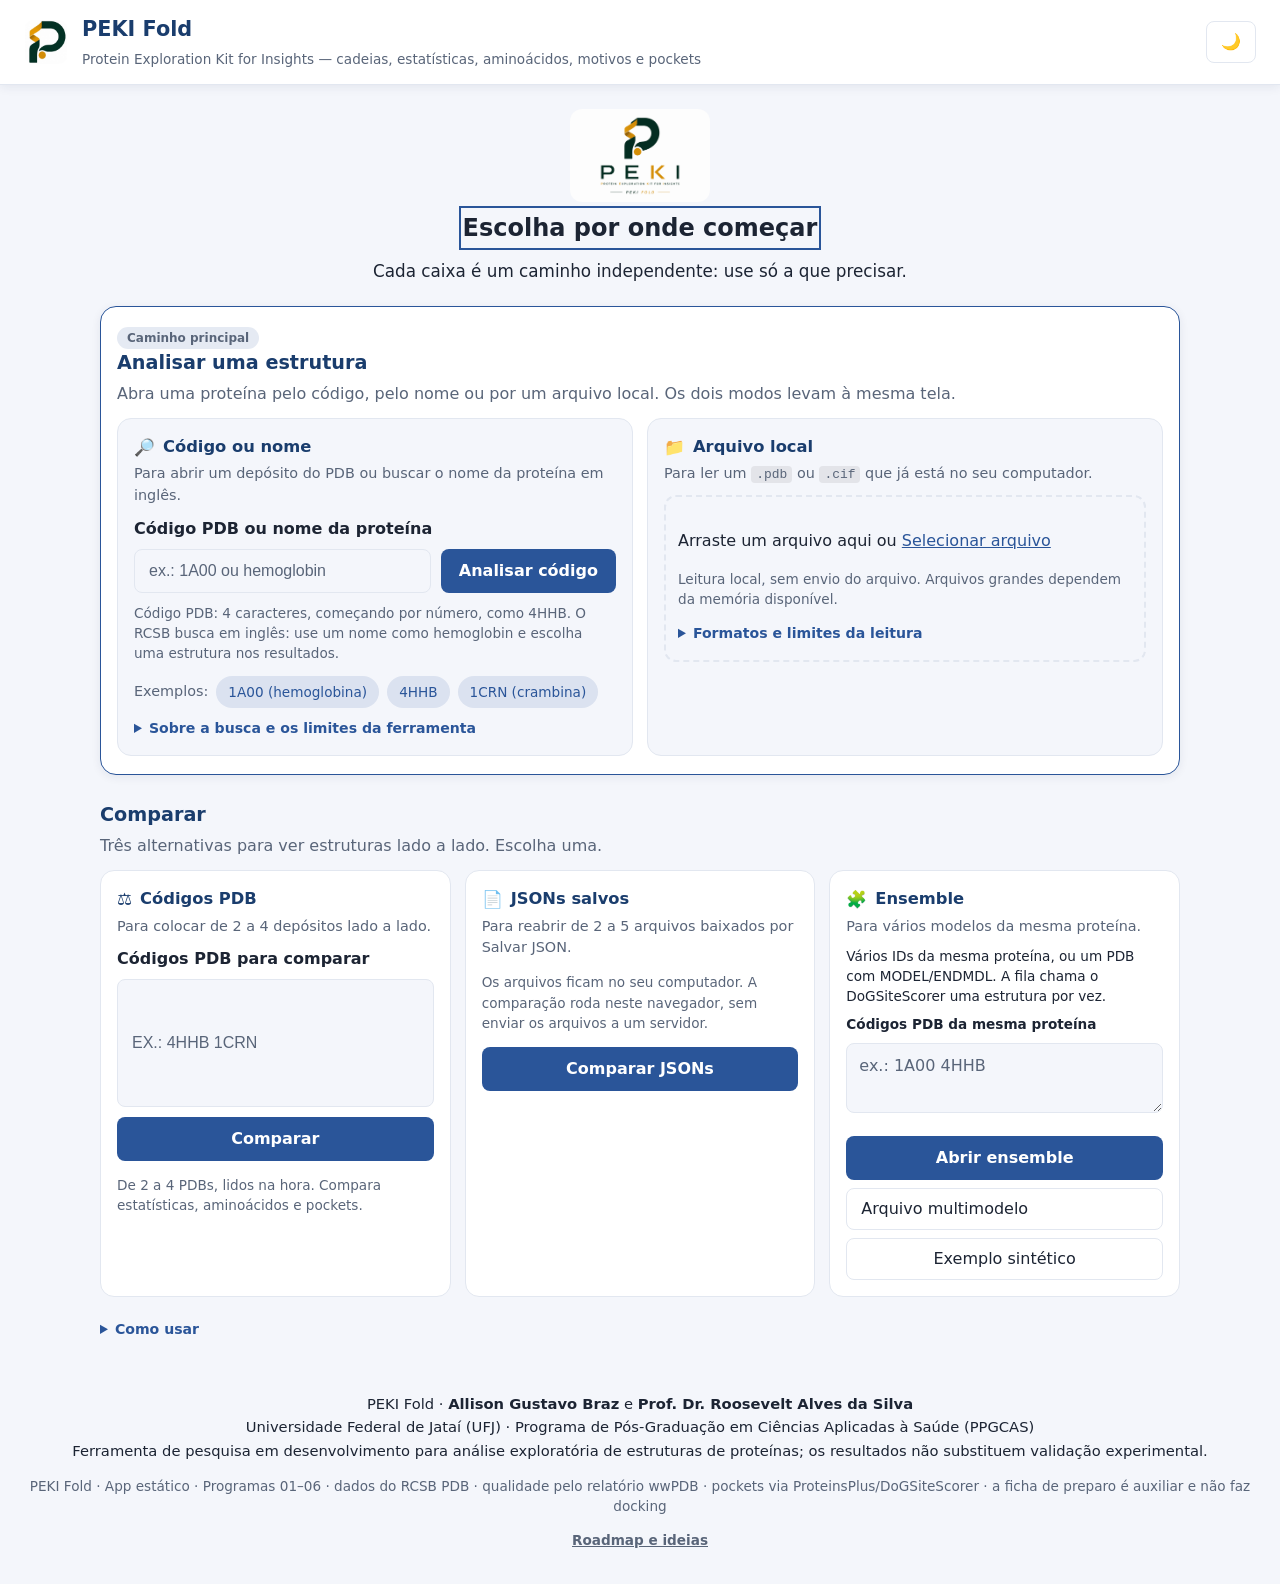
<file: docs/index.html>
<!DOCTYPE html>
<html lang="pt-br">
<head>
  <meta charset="UTF-8" />
  <meta name="viewport" content="width=device-width, initial-scale=1.0" />
  <title>PEKI Fold — Protein Exploration Kit for Insights</title>
  <link rel="icon" type="image/jpeg" href="favicon_peki.jpeg" />
  <link rel="stylesheet" href="style.css" />
  <!-- 3Dmol, Plotly e jsPDF são pedidos na primeira vez que o viewer, um gráfico ou o PDF precisam deles. -->
</head>
<body>
  <header class="topbar">
    <div class="brand" id="brand-home" title="Voltar ao início">
      <img class="logo" src="logo_peki.jpeg" alt="PEKI Fold" />
      <div>
        <h1>PEKI Fold</h1>
        <p class="tagline">Protein Exploration Kit for Insights — cadeias, estatísticas, aminoácidos, motivos e pockets</p>
      </div>
    </div>
    <button id="theme-toggle" class="ghost-btn" title="Alternar tema">🌙</button>
  </header>

  <!-- Tela de entrada -->
  <section id="entrada" class="entrada">
    <div class="entrada-card">
      <div class="entrada-topo">
        <img class="hero-logo" src="peki-fold.png" width="640" height="427" alt="PEKI Fold — Protein Exploration Kit for Insights" />
        <h2 id="entrada-titulo" tabindex="-1">Escolha por onde começar</h2>
        <p class="entrada-escolha">Cada caixa é um caminho independente: use só a que precisar.</p>
      </div>

      <div class="grupos">
        <section class="grupo grupo-principal" aria-labelledby="grupo-analisar">
          <div class="grupo-cabeca">
            <p class="grupo-selo">Caminho principal</p>
            <h3 id="grupo-analisar">Analisar uma estrutura</h3>
            <p>Abra uma proteína pelo código, pelo nome ou por um arquivo local. Os dois modos levam à mesma tela.</p>
          </div>
          <div class="grupo-grade">
            <article class="opcao" aria-labelledby="opcao-codigo">
              <h4 id="opcao-codigo"><span class="opcao-icone" aria-hidden="true">🔎</span> Código ou nome</h4>
              <p class="opcao-para">Para abrir um depósito do PDB ou buscar o nome da proteína em inglês.</p>
              <label for="pdb-id" class="entrada-lbl">Código PDB ou nome da proteína</label>
              <div class="entrada-row entrada-id">
                <input id="pdb-id" type="text" maxlength="80" placeholder="ex.: 1A00 ou hemoglobin" autocomplete="off" spellcheck="false" aria-describedby="entrada-dica erro loading sucesso" aria-invalid="false" />
                <button id="btn-id" class="primary-btn" type="button">Analisar código</button>
              </div>
              <div id="feedback-busca" class="feedback-acao">
                <div id="erro" class="erro" role="alert" aria-live="assertive" hidden></div>
                <div id="loading" class="loading" role="status" aria-live="polite" hidden><span class="spinner" aria-hidden="true"></span> Processando…</div>
                <p id="sucesso" class="muted small" role="status" aria-live="polite"></p>
              </div>
              <p id="entrada-dica" class="muted small entrada-dica">Código PDB: 4 caracteres, começando por número, como 4HHB. O RCSB busca em inglês: use um nome como hemoglobin e escolha uma estrutura nos resultados.</p>
              <div class="exemplos">
                <span>Exemplos:</span>
                <button class="chip" data-id="1A00">1A00 (hemoglobina)</button>
                <button class="chip" data-id="4HHB">4HHB</button>
                <button class="chip" data-id="1CRN">1CRN (crambina)</button>
              </div>
              <details class="ajuda"><summary>Sobre a busca e os limites da ferramenta</summary>
                <p>O código abre a estrutura diretamente. O nome completo é preservado e busca depósitos experimentais no RCSB; a estrutura só abre após sua escolha.</p>
                <div class="escopo">
                  <p><strong>O que o PEKI Fold faz:</strong> mostra a estrutura, separa cadeias, conta estatísticas, busca motivos, detecta cavidades com o DoGSiteScorer e monta uma ficha geométrica de preparo.</p>
                  <p><strong>O que não faz:</strong> docking, dinâmica molecular, minimização, protonação e cálculo de afinidade. Contato geométrico não é contribuição energética. Escore de docking não é afinidade.</p>
                </div>
              </details>
              <div id="busca-nome" class="busca-nome" hidden aria-live="polite"></div>
            </article>

            <article class="opcao" aria-labelledby="opcao-arquivo">
              <h4 id="opcao-arquivo"><span class="opcao-icone" aria-hidden="true">📁</span> Arquivo local</h4>
              <p class="opcao-para">Para ler um <code>.pdb</code> ou <code>.cif</code> que já está no seu computador.</p>
              <div id="dropzone" class="dropzone">
                <input id="file-input" type="file" accept=".pdb,.ent,.cif,.mmcif" aria-describedby="upload-dica" hidden />
                <p>Arraste um arquivo aqui ou <button id="btn-file" class="link-btn" type="button" aria-describedby="upload-dica" aria-invalid="false" aria-busy="false">Selecionar arquivo</button></p>
                <p id="upload-dica" class="muted small">Leitura local, sem envio do arquivo. Arquivos grandes dependem da memória disponível.</p>
                <details class="ajuda"><summary>Formatos e limites da leitura</summary><p>Não há limite fixo de tamanho. O mmCIF é lido pela categoria <code>_atom_site</code>, não como colunas de PDB.</p></details>
                <div id="feedback-arquivo" class="feedback-acao"></div>
              </div>
            </article>
          </div>
        </section>

        <section class="grupo grupo-comparar" aria-labelledby="grupo-comparar">
          <div class="grupo-cabeca">
            <h3 id="grupo-comparar">Comparar</h3>
            <p>Três alternativas para ver estruturas lado a lado. Escolha uma.</p>
          </div>
          <div class="grupo-grade grupo-grade-3">
            <article class="opcao" aria-labelledby="opcao-codigos">
              <h4 id="opcao-codigos"><span class="opcao-icone" aria-hidden="true">⚖️</span> Códigos PDB</h4>
              <p class="opcao-para">Para colocar de 2 a 4 depósitos lado a lado.</p>
              <label class="entrada-lbl" for="cmp-ids">Códigos PDB para comparar</label>
              <div class="entrada-row">
                <input id="cmp-ids" type="text" placeholder="ex.: 4HHB 1CRN" aria-describedby="cmp-ajuda" aria-invalid="false" />
                <button id="btn-cmp" class="primary-btn">Comparar</button>
              </div>
              <div id="feedback-comparacao" class="feedback-acao"></div>
              <p id="cmp-ajuda" class="muted small">De 2 a 4 PDBs, lidos na hora. Compara estatísticas, aminoácidos e pockets.</p>
            </article>

            <article class="opcao" aria-labelledby="opcao-json">
              <h4 id="opcao-json"><span class="opcao-icone" aria-hidden="true">📄</span> JSONs salvos</h4>
              <p class="opcao-para">Para reabrir de 2 a 5 arquivos baixados por Salvar JSON.</p>
              <p class="muted small">Os arquivos ficam no seu computador. A comparação roda neste navegador, sem enviar os arquivos a um servidor.</p>
              <div class="entrada-row">
                <button id="btn-abrir-analises" class="primary-btn" type="button">Comparar JSONs</button>
              </div>
            </article>

            <article id="ens-entrada" class="opcao ens-entrada" aria-labelledby="opcao-ensemble">
              <h4 id="opcao-ensemble"><span class="opcao-icone" aria-hidden="true">🧩</span> Ensemble</h4>
              <p class="opcao-para">Para vários modelos da mesma proteína.</p>
              <p class="ens-nota">Vários IDs da mesma proteína, ou um PDB com MODEL/ENDMDL. A fila chama o DoGSiteScorer uma estrutura por vez.</p>
              <label for="ens-ids" class="ens-lbl">Códigos PDB da mesma proteína</label>
              <textarea id="ens-ids" class="ens-ids" rows="2" placeholder="ex.: 1A00 4HHB"></textarea>
              <div class="ens-home-acoes">
                <button id="ens-abrir" class="primary-btn" type="button">Abrir ensemble</button>
                <button id="btn-ens-file" class="ghost-btn ens-file-lbl" type="button">Arquivo multimodelo</button>
                <input id="ens-file" type="file" accept=".pdb,.ent" hidden>
                <button id="ens-exemplo-home" class="ghost-btn" type="button">Exemplo sintético</button>
              </div>
              <p id="ens-erro-home" class="erro" role="alert" hidden></p>
            </article>
          </div>
        </section>
      </div>

      <details class="ajuda">
        <summary>Como usar</summary>
        <ul>
          <li><strong>Código PDB</strong> (ex.: <code>1A00</code>): 4 caracteres, começa com número. Abre o PDB no RCSB e, se ele não tiver coordenadas, o mmCIF. Não é um nome de proteína. Pockets, comparação e ensemble seguem por código.</li>
          <li><strong>Nome da proteína</strong> (ex.: <code>hemoglobin</code>): não é cortado para 4 letras e não é usado como código. O RCSB busca em inglês e lista depósitos experimentais, com título, método, resolução e componentes quando a API os devolve. A estrutura só abre depois que você escolhe um código da lista.</li>
          <li><strong>Upload</strong> de <code>.pdb</code> ou <code>.cif</code>: leitura local. A ficha de preparo e o download de cadeia em PDB continuam só no PDB.</li>
          <li><strong>Comparar</strong>: 2 a 4 IDs para ver estatísticas, aminoácidos e pockets lado a lado.</li>
          <li>Na tela da estrutura: <strong>abas</strong> (visão geral, qualidade, cadeias, estatísticas, aminoácidos, motivos, pockets, preparo), <strong>visualizador 3D</strong>, <strong>Salvar JSON</strong> (arquivo local para reabrir) e <strong>Exportar relatório</strong> (PDF ou Markdown para compartilhar). Os botões CSV ficam nas tabelas.</li>
          <li><strong>Comparar JSONs</strong>: reabra de 2 a 5 JSON. O ranking segue os critérios e pesos que você informa. É apoio, não uma nota biológica. Sem UniProt resíduo a resíduo e sem alinhamento estrutural.</li>
          <li><strong>Cadeias</strong>: ver ou ocultar muda só o desenho 3D. Contagens, FASTA, PDB e exportação continuam com a cadeia. O arquivo não é regravado.</li>
          <li><strong>Aminoácidos</strong>: “Todas as cadeias” soma os resíduos modelados dos 20 aminoácidos padrão. Uma cadeia deixa as outras de fora. Resíduo ausente não entra. A cor da barra é o grupo químico (hidrofóbico, polar, positivo, negativo ou especial), com a mesma paleta nos dois escopos. A legenda fica acima do gráfico. O mapa da sequência, por cadeia, mostra a exposição relativa ao solvente calculada neste navegador.</li>
          <li><strong>Motivos</strong>: sequência curta e contígua, montada pelos resíduos do modelo. Não é motivo estrutural, sítio funcional nem pocket.</li>
          <li><strong>Qualidade</strong> lê o relatório wwPDB quando há ID do PDB. Métrica ausente não vira zero. O relatório global não garante o sítio. Sem ID, a consulta remota não roda. Se a leitura achar lacuna, <strong>Modelar lacunas</strong> copia a FASTA da cadeia e abre o Swiss-Model em outra aba, sem enviar a sequência. O AlphaFold DB é consultado pela API pública; se o navegador não ler o arquivo, ficam os links e a importação de um PDB local.</li>
          <li><strong>Preparo</strong> é uma ficha auxiliar. Ela não valida a estrutura e não substitui a conferência humana. O checklist antes do envio marca resíduos não padrão, hidrogênios, altloc, numeração, lacunas, cadeias, heteroátomos e águas. Na <code>proteina_limpa.pdb</code> dá para remover hidrogênios, manter um altloc e garantir TER/END. Glicanos (NAG, MAN, BMA e outros da lista) podem ser mantidos ou removidos na cópia filtrada; a parametrização depende do campo de força. Confirme com o responsável pelo seu protocolo de simulação. O resumo das pontes dissulfeto pode ser copiado e não escolhe o par. Os resíduos do pocket, além do PDB, saem em texto (uma linha por resíduo ou lista separada por vírgula) com o separador dos campos configurável. O drugScore dos pockets continua descritor geométrico, não afinidade.</li>
        </ul>
      </details>

    </div>
  </section>

  <!-- Workspace -->
  <main id="workspace" class="workspace" hidden>
    <div class="ws-header">
      <div>
        <h2 id="ws-nome" tabindex="-1">—</h2>
        <p class="muted small" id="ws-resumo">—</p>
      </div>
      <div class="ws-acoes">
        <button id="btn-guardar-analise" class="ghost-btn" type="button" aria-describedby="arquivos-dica">Salvar JSON</button>
        <button id="btn-export" class="ghost-btn" aria-describedby="arquivos-dica">Exportar relatório</button>
        <button id="btn-novo" class="ghost-btn">Início</button>
        <a id="ir-resultados" class="ghost-btn resultados-atalho" href="#resultados-titulo">Ir para resultados</a>
      </div>
    </div>

    <p id="arquivos-dica" class="muted small">JSON: salve no seu computador para reabrir depois. Relatório: compartilhe em PDF ou Markdown.</p>
    <p id="ws-status" class="muted small" role="status" aria-live="polite"></p>
    <p id="guardar-status" class="muted small guardar-status" aria-live="polite"></p>
    <section id="ws-meta" class="ws-meta card" hidden></section>

    <div class="ws-grid">
      <div class="card viewer-card">
        <div class="viewer-atalhos">
          <button id="btn-recolher-3d" class="ghost-btn" type="button" aria-expanded="true" aria-controls="viewer-conteudo">Recolher 3D</button>
        </div>
        <div id="viewer-conteudo">
        <div class="viewer-controls">
          <label>Estilo:
            <select id="estilo-3d">
              <option value="cartoon">Cartoon</option>
              <option value="stick">Stick</option>
              <option value="sphere">Esferas</option>
              <option value="line">Linhas</option>
            </select>
          </label>
          <label><input type="checkbox" id="spin" /> Girar</label>
          <label id="lig-controle" hidden><input type="checkbox" id="lig-toggle" checked /> Ligantes</label>
          <label><input type="checkbox" id="surf-toggle" /> Superfície</label>
          <label>Tamanho:
            <select id="viewer-tam">
              <option value="360">P</option>
              <option value="460" selected>M</option>
              <option value="620">G</option>
            </select>
          </label>
        </div>
        <div id="viewer-status" class="visual-status" role="status" aria-live="polite"></div>
        <div id="viewer" class="viewer" data-tam="m"></div>
        <div id="cadeias-legenda" class="legenda"></div>
        </div>
      </div>

      <div class="card painel">
        <h3 id="resultados-titulo" tabindex="-1">Resultados</h3>
        <nav class="abas" role="tablist" aria-label="Seções da estrutura">
          <button class="aba ativa" type="button" role="tab" aria-selected="true" tabindex="0" id="aba-visao" aria-controls="tab-visao" data-tab="visao">Visão geral</button>
          <button class="aba" type="button" role="tab" aria-selected="false" tabindex="-1" id="aba-qualidade" aria-controls="tab-qualidade" data-tab="qualidade">Qualidade</button>
          <button class="aba" type="button" role="tab" aria-selected="false" tabindex="-1" id="aba-cadeias" aria-controls="tab-cadeias" data-tab="cadeias">Cadeias</button>
          <button class="aba" type="button" role="tab" aria-selected="false" tabindex="-1" id="aba-stats" aria-controls="tab-stats" data-tab="stats">Estatísticas</button>
          <button class="aba" type="button" role="tab" aria-selected="false" tabindex="-1" id="aba-aa" aria-controls="tab-aa" data-tab="aa">Aminoácidos</button>
          <button class="aba" type="button" role="tab" aria-selected="false" tabindex="-1" id="aba-motivos" aria-controls="tab-motivos" data-tab="motivos">Motivos</button>
          <button class="aba" type="button" role="tab" aria-selected="false" tabindex="-1" id="aba-pockets" aria-controls="tab-pockets" data-tab="pockets">Pockets</button>
          <button class="aba" type="button" role="tab" aria-selected="false" tabindex="-1" id="aba-preparo" aria-controls="tab-preparo" data-tab="preparo">Preparo</button>
        </nav>

        <div class="aba-conteudo" id="tab-visao" role="tabpanel" aria-labelledby="aba-visao" tabindex="0"></div>
        <div class="aba-conteudo" id="tab-qualidade" role="tabpanel" aria-labelledby="aba-qualidade" tabindex="0" hidden></div>
        <div class="aba-conteudo" id="tab-cadeias" role="tabpanel" aria-labelledby="aba-cadeias" tabindex="0" hidden></div>
        <div class="aba-conteudo" id="tab-stats" role="tabpanel" aria-labelledby="aba-stats" tabindex="0" hidden></div>
        <div class="aba-conteudo" id="tab-aa" role="tabpanel" aria-labelledby="aba-aa" tabindex="0" hidden data-escopo="todas">
          <p id="aa-escopo" class="aa-escopo" data-escopo="todas" aria-live="polite"></p>
          <div class="aa-controls">
            <label for="aa-cadeia">Escopo
              <select id="aa-cadeia" aria-describedby="aa-escopo"></select>
            </label>
            <label>Ordenar:
              <select id="aa-ordem">
                <option value="alpha">Alfabética</option>
                <option value="perc">Percentual ↓</option>
                <option value="cont">Contagem ↓</option>
              </select>
            </label>
            <button id="btn-aa-csv" class="dl-btn" type="button">⬇ CSV</button>
            <button id="btn-aa-tabela" class="ghost-btn" type="button" aria-expanded="false" aria-controls="aa-tabela">Ver dados em tabela</button>
          </div>
          <div id="aa-tabela" class="dados-scroll" role="region" aria-label="Dados de aminoácidos" tabindex="0" hidden></div>
          <figure id="aa-legenda" class="aa-legenda" aria-label="Legenda das cores por grupo químico"></figure>
          <div id="aa-grafico-status" class="visual-status" role="status" aria-live="polite"></div>
          <div id="aa-grafico" class="grafico" aria-describedby="aa-legenda"></div>
          <p id="aa-atalho-nota" class="muted small"></p>
          <div id="aa-atalho" class="motivo-chips" role="group" aria-label="Adicionar aminoácido do escopo selecionado ao motivo"></div>
          <section id="sasa-painel" class="sasa-painel" aria-labelledby="sasa-titulo">
            <h3 id="sasa-titulo">Mapa da sequência com exposição ao solvente</h3>
            <p id="sasa-subtitulo" class="muted small"></p>
            <div class="sasa-controles">
              <label for="sasa-cadeia">Cadeia
                <select id="sasa-cadeia"></select>
              </label>
              <button id="sasa-svg" class="ghost-btn" type="button" disabled>Exportar SVG</button>
              <button id="sasa-png" class="ghost-btn" type="button" disabled>Exportar PNG</button>
            </div>
            <p id="sasa-status" class="visual-status" role="status" aria-live="polite"></p>
            <div id="sasa-progresso" class="sasa-progresso" hidden>
              <div id="sasa-trilho" class="sasa-trilho" role="progressbar" aria-valuemin="0" aria-valuemax="100" aria-valuenow="0" aria-label="Cálculo da exposição ao solvente">
                <div id="sasa-progresso-fill" class="sasa-progresso-fill"></div>
              </div>
            </div>
            <p id="sasa-resumo"></p>
            <p id="sasa-bolsao" class="muted small" hidden></p>
            <div id="sasa-mapa" class="sasa-mapa" tabindex="0" aria-label="Mapa da sequência com exposição ao solvente"></div>
            <figure id="sasa-legenda" class="aa-legenda" aria-label="Legenda do mapa de exposição"></figure>
            <p id="sasa-metodo" class="muted small"></p>
          </section>
        </div>
        <div class="aba-conteudo" id="tab-motivos" role="tabpanel" aria-labelledby="aba-motivos" tabindex="0" hidden>
          <p class="motivo-def">Um motivo aqui é uma <strong>sequência curta de resíduos</strong>, na ordem em que eles se seguem no modelo. Não é um aminoácido isolado.</p>
          <p class="motivo-def">A busca exige correspondência <strong>exata e contígua</strong>: os códigos precisam aparecer juntos, nessa ordem. Três resíduos iguais espalhados pela cadeia não contam.</p>
          <p class="muted small">Isto é motivo de sequência local. Não é motivo estrutural (hélice ou folha), não é sítio funcional e não é pocket.</p>
          <p id="motivo-escopo" class="muted small"></p>
          <div id="motivo-chips" class="motivo-chips" role="group" aria-label="Resíduos com coordenadas neste modelo, para montar o motivo na ordem"></div>
          <p id="motivo-formacao" class="motivo-formacao" aria-live="polite"></p>
          <div class="motivo-row">
            <label class="motivo-campo" for="motivo-input">Motivo na ordem</label>
            <input id="motivo-input" type="text" placeholder="ex.: GLY-LYS-SER" aria-describedby="motivo-ajuda motivo-formacao motivo-aviso motivo-resultado" aria-invalid="false" autocomplete="off" spellcheck="false" />
            <button id="btn-motivo-ultimo" type="button" class="ghost-btn">Remover último</button>
            <button id="btn-motivo-limpar" type="button" class="ghost-btn">Limpar</button>
            <button id="btn-motivo" class="primary-btn" type="button">Buscar</button>
          </div>
          <p id="motivo-ajuda" class="muted small">Os botões acrescentam o código de 3 letras na ordem dos cliques. Nada vem selecionado. Dá para apagar só o último, limpar o campo ou editar o texto.</p>
          <p id="motivo-aviso" class="erro" role="alert" hidden></p>
          <div id="motivo-resultado" role="status" aria-live="polite"></div>
        </div>
        <div class="aba-conteudo" id="tab-pockets" role="tabpanel" aria-labelledby="aba-pockets" tabindex="0" hidden>
          <p class="muted small">
            Detecção de pockets (cavidades) com <strong>DoGSiteScorer</strong>
            (ProteinsPlus — ZBH, Universidade de Hamburgo). Requer um
            <strong>ID do PDB</strong> e conexão com a internet; o cálculo roda
            no servidor da ProteinsPlus e leva alguns segundos.
          </p>
          <p class="rotulo-fixo">O drugScore e o volume são descritores geométricos da cavidade, não previsão de ligação. Escore de docking não é afinidade. Contato geométrico não é contribuição energética.</p>
          <button id="btn-pockets" class="primary-btn" aria-describedby="pockets-status">🔍 Detectar pockets</button>
          <div id="pockets-status" class="muted small" role="status" aria-live="polite" style="margin-top:10px"></div>
          <div id="pockets-resultado"></div>
        </div>
        <div class="aba-conteudo" id="tab-preparo" role="tabpanel" aria-labelledby="aba-preparo" tabindex="0" hidden></div>
      </div>
    </div>
  </main>

  <!-- Workspace de comparação (2 a 4 proteínas) -->
  <main id="comparacao" class="workspace" hidden>
    <div class="ws-header">
      <div>
        <h2 id="cmp-titulo" tabindex="-1">Comparação</h2>
        <p class="muted small" id="cmp-resumo">—</p>
      </div>
      <div class="ws-acoes">
        <button id="btn-cmp-export" class="ghost-btn" aria-describedby="cmp-export-dica">Exportar relatório</button>
        <button id="btn-cmp-novo" class="ghost-btn">Início</button>
        <a id="ir-cmp-resultados" class="ghost-btn resultados-atalho" href="#cmp-resultados-titulo">Ir para resultados</a>
      </div>
    </div>

    <p id="cmp-export-dica" class="muted small">Compartilhe o relatório em PDF ou Markdown.</p>
    <p id="cmp-status" class="muted small" role="status" aria-live="polite"></p>
    <div class="card cmp-estruturas" data-tam="m">
      <div class="viewer-atalhos">
        <button id="btn-cmp-recolher-3d" class="ghost-btn" type="button" aria-expanded="true" aria-controls="cmp-viewer-conteudo">Recolher 3D</button>
      </div>
      <div id="cmp-viewer-conteudo">
      <div class="cmp-est-head">
        <strong>Estruturas 3D</strong>
        <label>Tamanho:
          <select id="cmp-tam">
            <option value="180">P</option>
            <option value="260" selected>M</option>
            <option value="380">G</option>
          </select>
        </label>
      </div>
      <div id="cmp-viewers-status" class="visual-status" role="status" aria-live="polite"></div>
      <div id="cmp-viewers" class="cmp-viewers"></div>
      </div>
    </div>

    <div class="card painel cmp-painel">
      <h3 id="cmp-resultados-titulo" tabindex="-1">Resultados da comparação</h3>
      <nav class="abas" role="tablist" aria-label="Seções da comparação">
        <button class="aba ativa" type="button" role="tab" id="caba-stats" aria-controls="ctab-stats" aria-selected="true" tabindex="0" data-ctab="stats">Estatísticas</button>
        <button class="aba" type="button" role="tab" id="caba-aa" aria-controls="ctab-aa" aria-selected="false" tabindex="-1" data-ctab="aa">Aminoácidos</button>
        <button class="aba" type="button" role="tab" id="caba-pockets" aria-controls="ctab-pockets" aria-selected="false" tabindex="-1" data-ctab="pockets">Pockets</button>
      </nav>

      <div class="aba-conteudo" id="ctab-stats" role="tabpanel" aria-labelledby="caba-stats" tabindex="0"></div>
      <div class="aba-conteudo" id="ctab-aa" role="tabpanel" aria-labelledby="caba-aa" tabindex="0" hidden></div>
      <div class="aba-conteudo" id="ctab-pockets" role="tabpanel" aria-labelledby="caba-pockets" tabindex="0" hidden>
        <p class="muted small">
          Detecta os pockets de cada proteína via <strong>DoGSiteScorer</strong>
          e compara entre elas, respondendo às 5 perguntas do trabalho. Roda no
          servidor da ProteinsPlus — leva alguns segundos por proteína.
        </p>
        <p class="rotulo-fixo">O drugScore e o volume são descritores geométricos da cavidade, não previsão de ligação. Escore de docking não é afinidade.</p>
        <button id="btn-cmp-pockets" class="primary-btn" aria-describedby="cmp-pockets-status">🔍 Detectar pockets (todas)</button>
        <div id="cmp-pockets-status" class="muted small" role="status" aria-live="polite" style="margin-top:10px"></div>
        <div id="cmp-pockets-resultado"></div>
      </div>
    </div>
  </main>

  <main id="analises" class="workspace" hidden>
    <div class="ws-header">
      <div>
        <h2 id="an-titulo" tabindex="-1">Comparar JSONs</h2>
        <p class="muted small" id="an-contagem">0 de 5 análises neste navegador.</p>
      </div>
      <div class="ws-acoes">
        <button id="btn-an-voltar" class="ghost-btn" type="button">Início</button>
      </div>
    </div>

    <section class="card an-bloco">
      <p class="an-nota">Os arquivos ficam no seu computador. Ao reabrir, o PEKI Fold lê o JSON neste navegador. Nada é enviado a um servidor e não há sincronização entre aparelhos.</p>
      <p class="rotulo-fixo">O ranking é apoio calculado com os critérios e os pesos que você definir. Não é verdade biológica, não é nota universal de qualidade e não substitui a sua decisão.</p>
      <p class="muted small">Não há mapa resíduo a resíduo com o UniProt nem sobreposição de estruturas. Um heterocomponente observado não prova estado holo. O drugScore não identifica sítio funcional nem pocket equivalente entre análises.</p>
      <div class="an-importar">
        <button id="btn-an-arquivo" class="primary-btn an-file" type="button">Selecionar JSONs</button>
        <input id="an-arquivo" type="file" accept="application/json,.json" multiple hidden>
        <button id="an-limpar" class="ghost-btn" type="button">Limpar comparação</button>
      </div>
      <p id="an-erro" class="erro" role="alert" hidden></p>
      <div id="an-lista"></div>
      <div id="an-ficha"></div>
    </section>

    <section class="card an-bloco">
      <h3>Pergunta</h3>
      <p class="muted small">Peso zero exclui o critério. Dado pendente aparece como indisponível e não vira zero nem nota boa. Os pesos dos critérios que de fato têm dado são renormalizados.</p>
      <div class="an-grade">
        <label>Região de interesse, opcional
          <input id="an-regiao" type="text" maxlength="120" placeholder="ex.: A:10-40 ou A:1-20,B:1-10" autocomplete="off" spellcheck="false">
        </label>
        <label class="an-check"><input id="an-regiao-essencial" type="checkbox"> A região é essencial para a pergunta</label>
        <label>Componente, parceiro ou ligante, opcional
          <input id="an-componente" type="text" maxlength="40" placeholder="código como no snapshot, ex.: HEM" autocomplete="off" spellcheck="false">
        </label>
        <label class="an-check"><input id="an-componente-elim" type="checkbox"> Eliminatório se esse componente não estiver no inventário</label>
        <label>Peso da cobertura do modelo
          <input id="an-peso-cobertura" type="number" min="0" max="100" step="0.5" value="1">
        </label>
        <label>Peso da qualidade e da confiabilidade
          <input id="an-peso-qualidade" type="number" min="0" max="100" step="0.5" value="1">
        </label>
        <label>Peso da presença do componente
          <input id="an-peso-componente" type="number" min="0" max="100" step="0.5" value="1">
        </label>
        <label>Peso do pocket e do drugScore
          <input id="an-peso-pocket" type="number" min="0" max="100" step="0.5" value="1">
        </label>
        <label class="an-check"><input id="an-pocket-elim" type="checkbox"> Eliminatório se não houver drugScore utilizável</label>
      </div>
      <div class="an-acoes">
        <button id="an-atualizar" class="primary-btn" type="button">Atualizar ranking</button>
      </div>
      <div id="an-resultado"></div>
    </section>

    <section class="card an-bloco">
      <h3>Decisão final</h3>
      <p class="muted small">Você pode ficar com outro candidato que não o primeiro colocado. Nesse caso, a justificativa entra no relatório. A escolha não reescreve o ranking.</p>
      <div class="an-grade">
        <label>Análise escolhida
          <select id="an-escolha"></select>
        </label>
        <label>Justificativa
          <textarea id="an-justificativa" rows="3" maxlength="2000" placeholder="Por que esta análise responde à pergunta."></textarea>
        </label>
      </div>
      <div class="an-acoes">
        <button id="an-registrar" class="ghost-btn" type="button">Registrar escolha</button>
        <button id="an-md" class="ghost-btn" type="button">Baixar relatório Markdown</button>
        <button id="an-json" class="ghost-btn" type="button">Baixar JSON da comparação</button>
      </div>
      <p id="an-escolha-status" class="muted small" aria-live="polite"></p>
    </section>
  </main>

  <main id="ensemble" class="workspace" hidden>
    <div class="ws-header">
      <div>
        <h2 id="ens-titulo" tabindex="-1">Ensemble</h2>
        <p class="ens-nota" id="ens-resumo">Estruturas da mesma proteína, bolsões do DoGSiteScorer.</p>
      </div>
      <div class="ws-acoes">
        <button id="ens-novo" class="ghost-btn" type="button">Início</button>
      </div>
    </div>

    <section class="card ens-painel">
      <details class="ens-frases ajuda">
        <summary>Critérios, limites e referências do ensemble</summary>
        <p class="rotulo-fixo ens-rel">Trabalho relacionado: PockFlex (Rahali et al., Nucleic Acids Research 2026, 54(W1), W295–W300, https://doi.org/10.1093/nar/gkag453). Também analisa bolsões num conjunto de estruturas. Esta aba é a leitura do PEKI Fold, no navegador e em português, com a ficha de preparo e uma caixa editável. Não há comparação de desempenho com o PockFlex.</p>
        <p class="ens-nota"><a href="https://doi.org/10.1093/nar/gkag453">DOI 10.1093/nar/gkag453</a></p>
        <p class="rotulo-fixo">Persistência indica recorrência do bolsão no conjunto, não druggability nem ligação de composto.</p>
        <p class="rotulo-fixo">N efetivo é o número de estruturas que de fato entraram no agrupamento. A recorrência aparece como k de N efetivo.</p>
        <p class="rotulo-fixo">Estruturas redundantes inflam a contagem. Entradas quase iguais aumentam n sem informação nova, e esta aba não remove essa redundância.</p>
        <p class="rotulo-fixo">Resultados de motores diferentes não devem ser misturados. Esta aba usa somente o DoGSiteScorer. O drugScore daqui não entra na mesma conta que o escore de outro programa.</p>
        <p class="rotulo-fixo">Ensemble de estruturas cristalográficas não representa dinâmica real.</p>
        <p class="rotulo-fixo">Resultado exploratório: é hipótese, não conclusão.</p>
        <p class="rotulo-fixo">PEKI Fold não é ferramenta de docking.</p>
        <p class="rotulo-fixo">Evidência: dado medido no arquivo ou descritor vindo do DoGSiteScorer.</p>
        <p class="rotulo-fixo">Hipótese: interpretação que esses dados não provam.</p>
        <p class="rotulo-fixo">O drugScore e o volume são descritores do DoGSiteScorer. Não são afinidade nem previsão de ligação.</p>
        <p class="rotulo-fixo">O alinhamento é por número de resíduo e cadeia, ou por sequência simples. Não há sobreposição estrutural.</p>
        <p class="rotulo-fixo">A distância entre centroides só entra se as estruturas já compartilham o referencial. Este app não sobrepõe coordenadas.</p>
        <p class="rotulo-fixo">Apo ou holo é um indício pela presença de HETATM de ligante. Não confirma o estado biológico.</p>
        <p class="rotulo-fixo">O app não confere se os IDs são a mesma proteína.</p>
        <p class="rotulo-fixo">Sugestão editável de caixa. Não é uma caixa validada e não é resultado de docking.</p>
        <p class="rotulo-fixo">O texto da caixa segue o mesmo formato da ficha de preparo. Continua sendo sugestão editável e não substitui a conferência daquela ficha.</p>
      </details>

      <div class="ens-form">
        <label>Limite de estruturas (máx. 20)
          <input id="ens-limite" type="number" min="1" max="20" step="1" value="8">
        </label>
        <label>Pausa entre chamadas (s)
          <input id="ens-pausa" type="number" min="0" max="30" step="0.5" value="2">
        </label>
        <label>Alinhamento
          <select id="ens-modo">
            <option value="numero" selected>Número de resíduo e cadeia</option>
            <option value="sequencia">Sequência simples</option>
          </select>
        </label>
        <label>Jaccard mínimo de resíduos
          <input id="ens-jaccard" type="number" min="0" max="1" step="0.05" value="0.5">
        </label>
        <label class="ens-check"><input id="ens-centroide" type="checkbox"> Também exigir distância entre centroides</label>
        <label>Distância máxima (Å)
          <input id="ens-distancia" type="number" min="0" max="100" step="0.5" value="6">
        </label>
        <label>Faixa da caixa do ensemble
          <select id="ens-faixa">
            <option value="25">≥ 25%</option>
            <option value="50" selected>≥ 50%</option>
            <option value="75">≥ 75%</option>
          </select>
        </label>
        <label>Margem da caixa (Å)
          <input id="ens-margem" type="number" min="0" max="50" step="0.5" value="4">
        </label>
        <label class="ens-decisao-lbl">Decisão do pesquisador
          <textarea id="ens-decisao" class="ens-decisao" rows="3" placeholder="O que você aceita, descarta ou quer conferir. Entra na exportação."></textarea>
        </label>
      </div>

      <div class="ens-acoes">
        <button id="ens-calcular" class="primary-btn" type="button">Detectar pockets (DoGSiteScorer)</button>
        <button id="ens-exemplo" class="ghost-btn" type="button">Carregar exemplo sintético</button>
        <button id="ens-atualizar" class="ghost-btn" type="button">Atualizar grupos</button>
        <button id="ens-cancelar" class="ghost-btn" type="button" hidden>Cancelar</button>
        <button id="ens-csv" class="ghost-btn" type="button">CSV dos grupos</button>
        <button id="ens-csv-matriz" class="ghost-btn" type="button">CSV estrutura × pocket</button>
        <button id="ens-json" class="ghost-btn" type="button">JSON</button>
      </div>

      <div id="ens-progresso" class="ens-progresso" hidden>
        <div id="ens-trilho" class="ens-progresso-trilho" role="progressbar" aria-valuemin="0" aria-valuemax="100" aria-valuenow="0">
          <div id="ens-progresso-fill" class="ens-progresso-fill"></div>
        </div>
        <p id="ens-progresso-txt" aria-live="polite"></p>
      </div>
      <p id="ens-status" class="ens-status" aria-live="polite"></p>
      <div id="ens-lista"></div>
      <div id="ens-resultado"></div>

      <div class="ens-viewer-bloco">
        <div id="ens-viewer-status" class="visual-status" role="status" aria-live="polite"></div>
        <div id="ens-viewer" class="ens-viewer"></div>
        <p id="ens-viewer-nota" class="ens-nota">O ponto, quando pedido, é o centroide nesta estrutura de referência. Não é o centroide de outra estrutura colado aqui.</p>
      </div>
    </section>
  </main>

  <!-- Modal de exportação -->
  <dialog id="export-modal" class="modal" aria-labelledby="exp-titulo">
      <h3 id="exp-titulo">Exportar relatório</h3>

      <div class="modal-corpo">
      <div class="modal-secao">
        <span class="modal-label">Formato</span>
        <div class="radio-row">
          <label><input type="radio" name="exp-fmt" value="pdf" checked autofocus /> PDF</label>
          <label><input type="radio" name="exp-fmt" value="md" /> Markdown</label>
        </div>
      </div>

      <div class="modal-secao">
        <span class="modal-label">O que incluir</span>
        <label class="exp-full-lbl"><input type="checkbox" id="exp-full" checked /> <strong>Tudo</strong></label>
        <div id="exp-itens" class="exp-itens"></div>
        <button type="button" id="exp-so-pockets" class="link-btn exp-preset" hidden>Só pockets</button>
      </div>
      </div>

      <div class="modal-acoes">
        <button id="exp-cancelar" class="ghost-btn">Cancelar</button>
        <button id="exp-confirmar" class="primary-btn">Exportar</button>
      </div>
      <div id="exp-status" class="muted small" role="status"></div>
  </dialog>

  <footer class="rodape">
    <p class="creditos">
      PEKI Fold · <strong>Allison Gustavo Braz</strong> e <strong>Prof. Dr. Roosevelt Alves da Silva</strong><br />
      Universidade Federal de Jataí (UFJ) · Programa de Pós-Graduação em Ciências Aplicadas à Saúde (PPGCAS)<br />
      Ferramenta de pesquisa em desenvolvimento para análise exploratória de estruturas de proteínas; os resultados não substituem validação experimental.
    </p>
    <p class="muted small">PEKI Fold · App estático · Programas 01–06 · dados do RCSB PDB · qualidade pelo relatório wwPDB · pockets via ProteinsPlus/DoGSiteScorer · a ficha de preparo é auxiliar e não faz docking</p>
    <p class="muted small"><a href="ideias.html">Roadmap e ideias</a></p>
  </footer>

  <script src="network.js"></script>
  <script src="pdb-analysis.js"></script>
  <script src="sasa.js"></script>
  <script src="sasa-ui.js"></script>
  <script src="structure-model.js"></script>
  <script src="lacunas-modelo.js"></script>
  <script src="lacunas-ui.js"></script>
  <script src="quality-model.js"></script>
  <script src="quality-ui.js"></script>
  <script src="prep-analysis.js"></script>
  <script src="ensemble-analysis.js"></script>
  <script src="prep-ui.js"></script>
  <script src="analysis-snapshot.js"></script>
  <script src="analysis-ui.js"></script>
  <script src="busca-nome.js"></script>
  <script src="dogsite-client.js"></script>
  <script src="viewer.js"></script>
  <script src="comparison.js"></script>
  <script src="export.js"></script>
  <script src="libs-loader.js"></script>
  <script src="app.js"></script>
  <script src="ensemble-ui.js"></script>
</body>
</html>
</file>
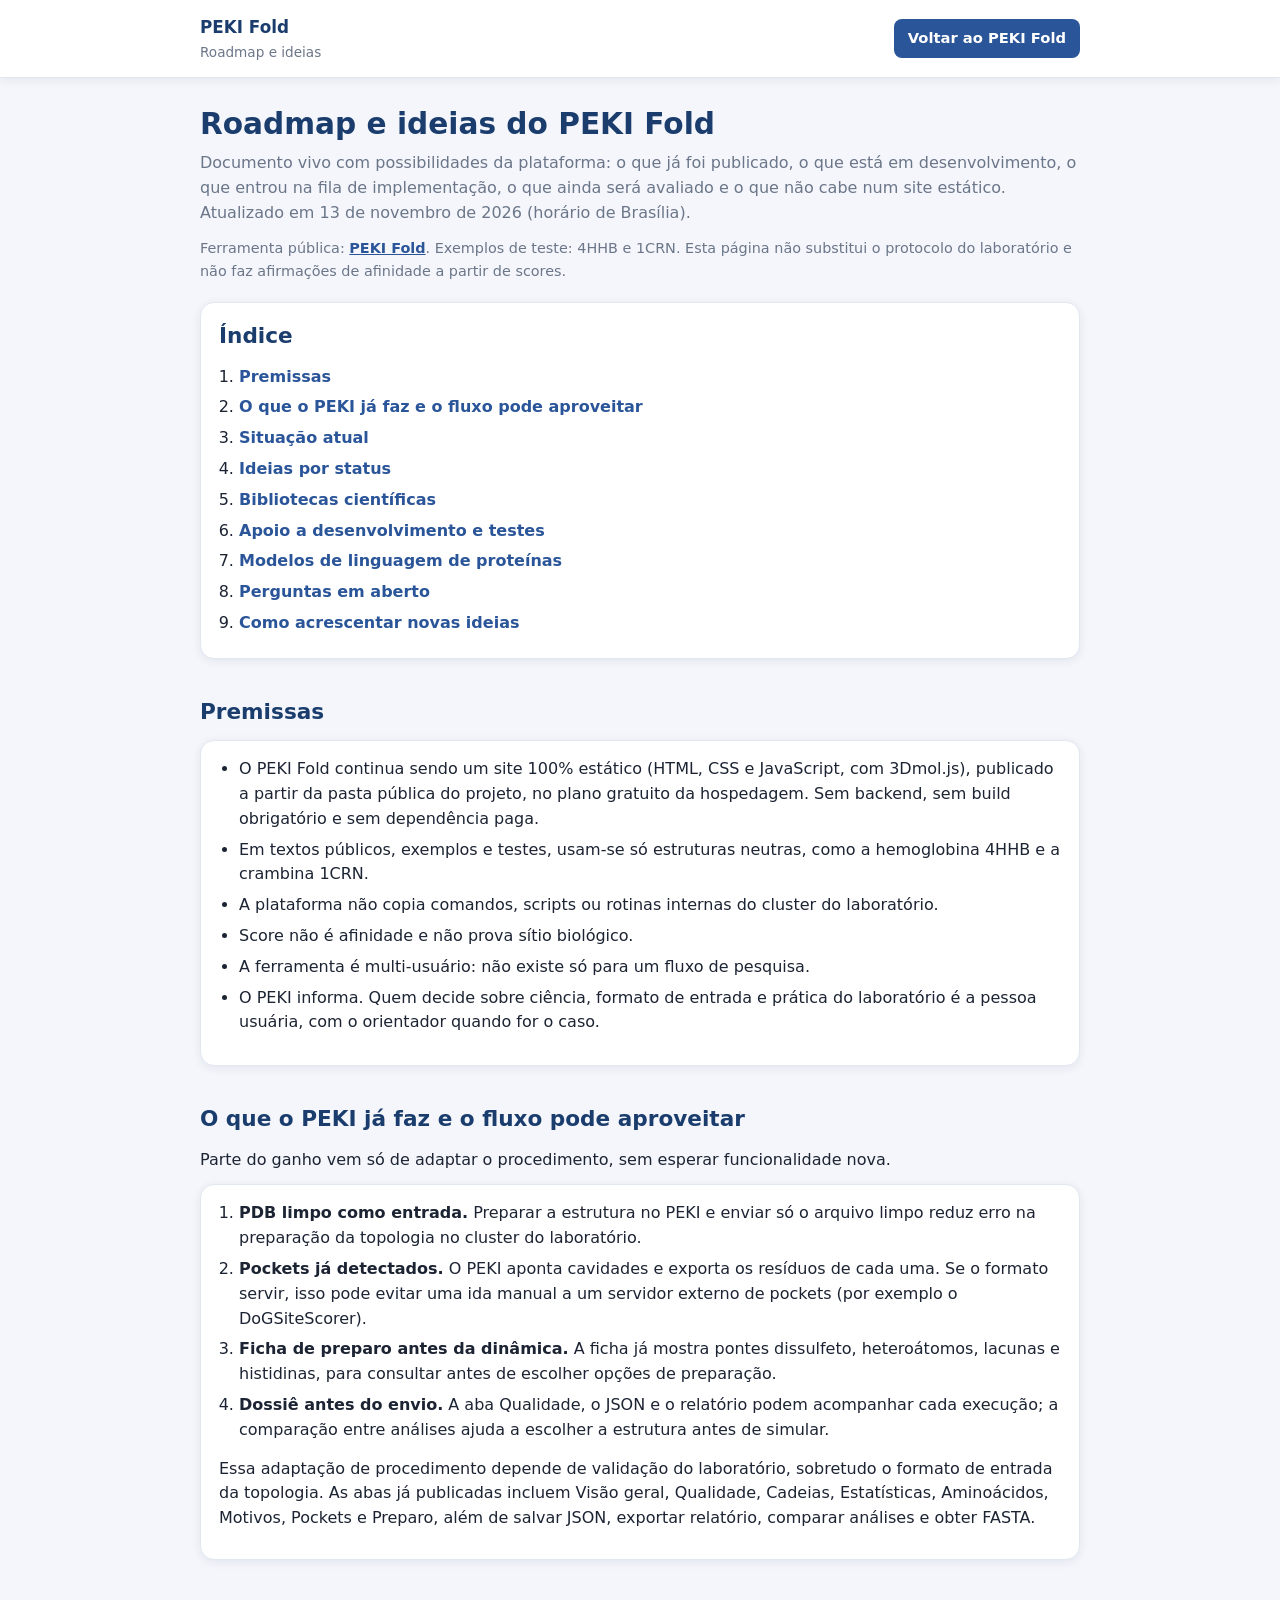
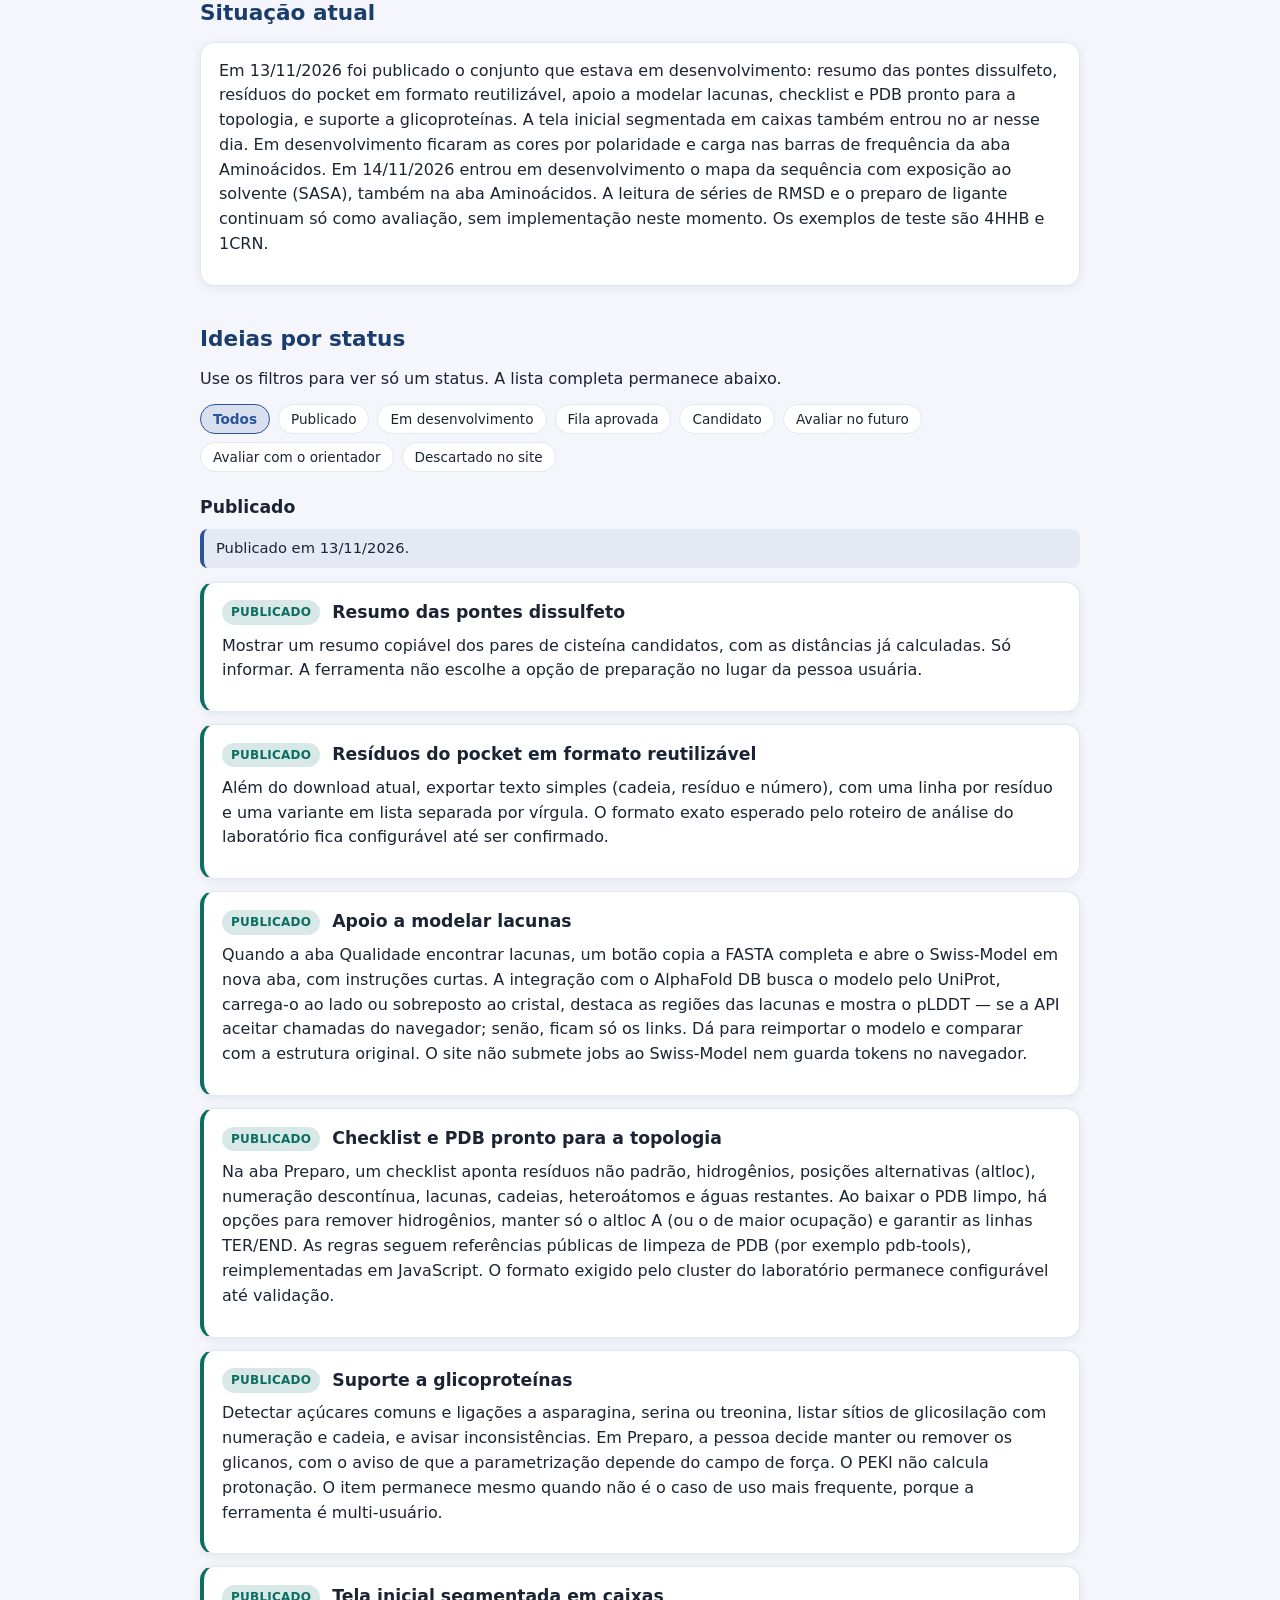
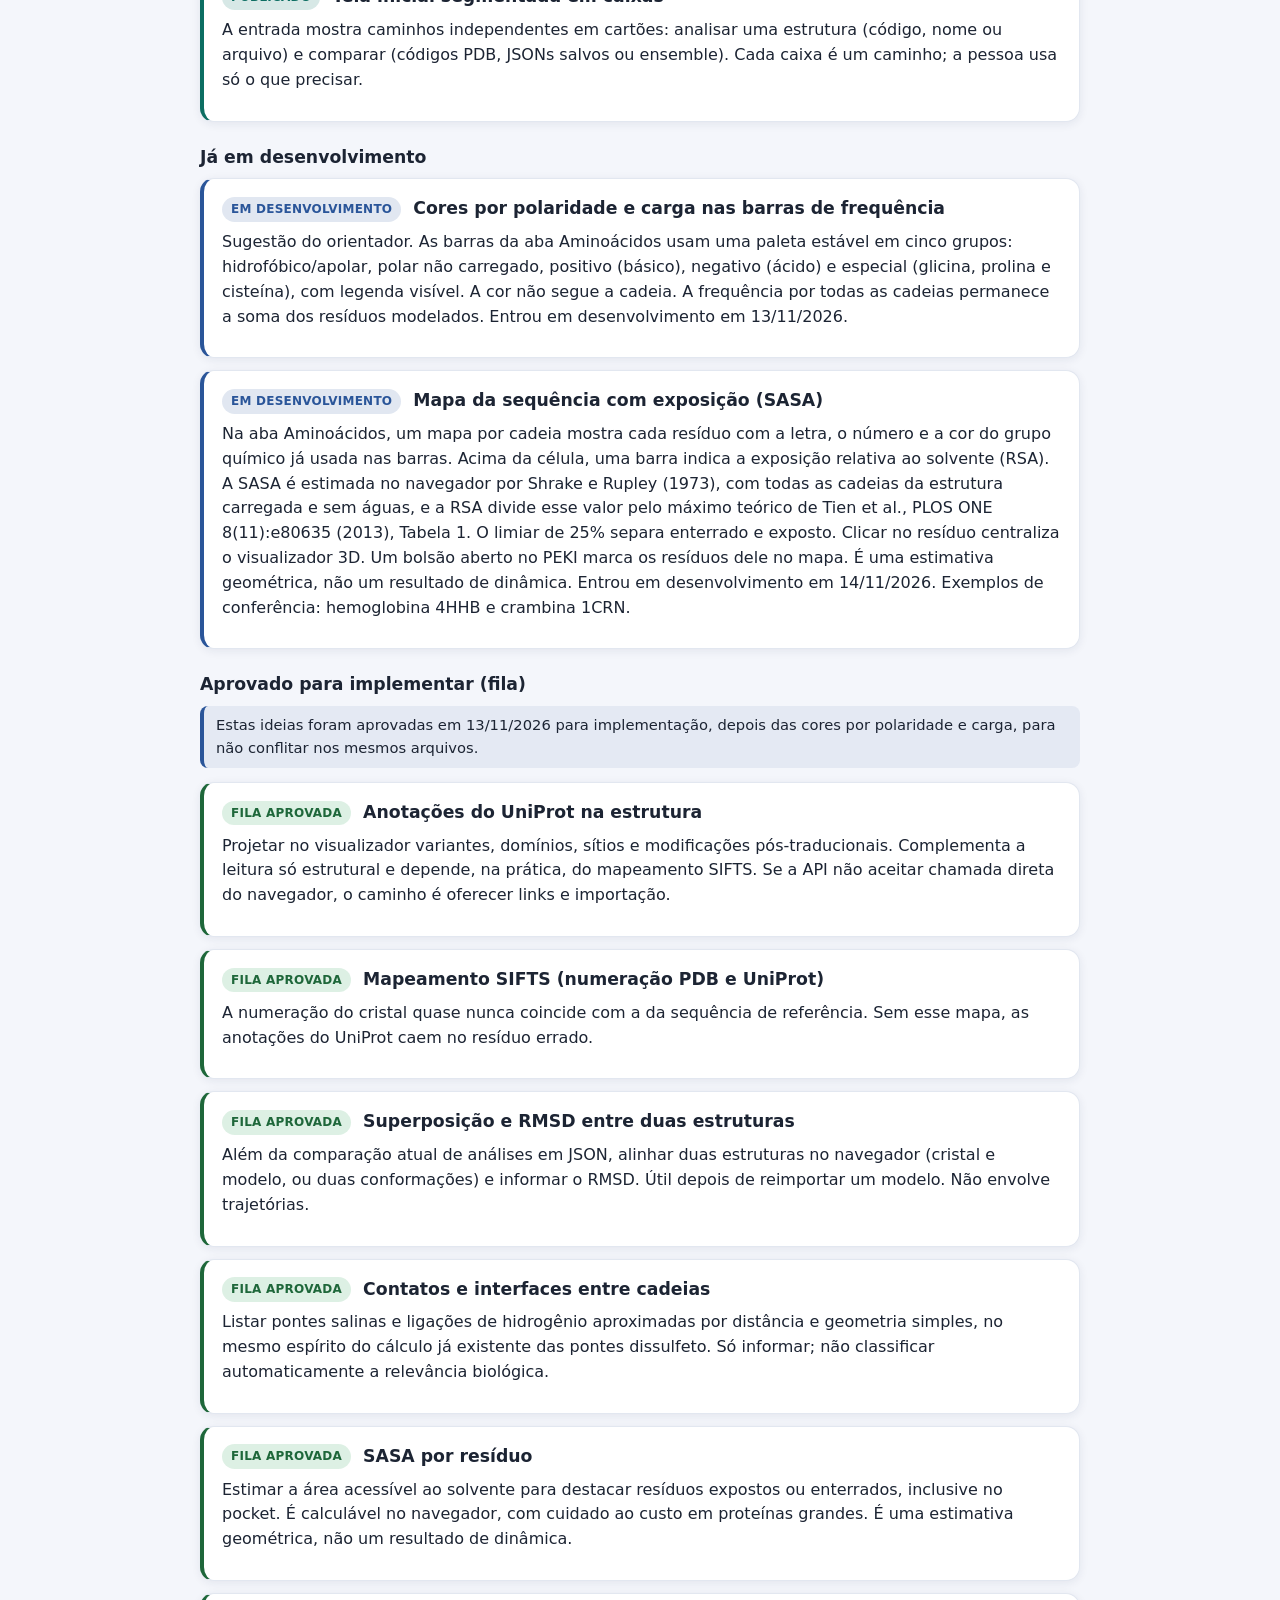
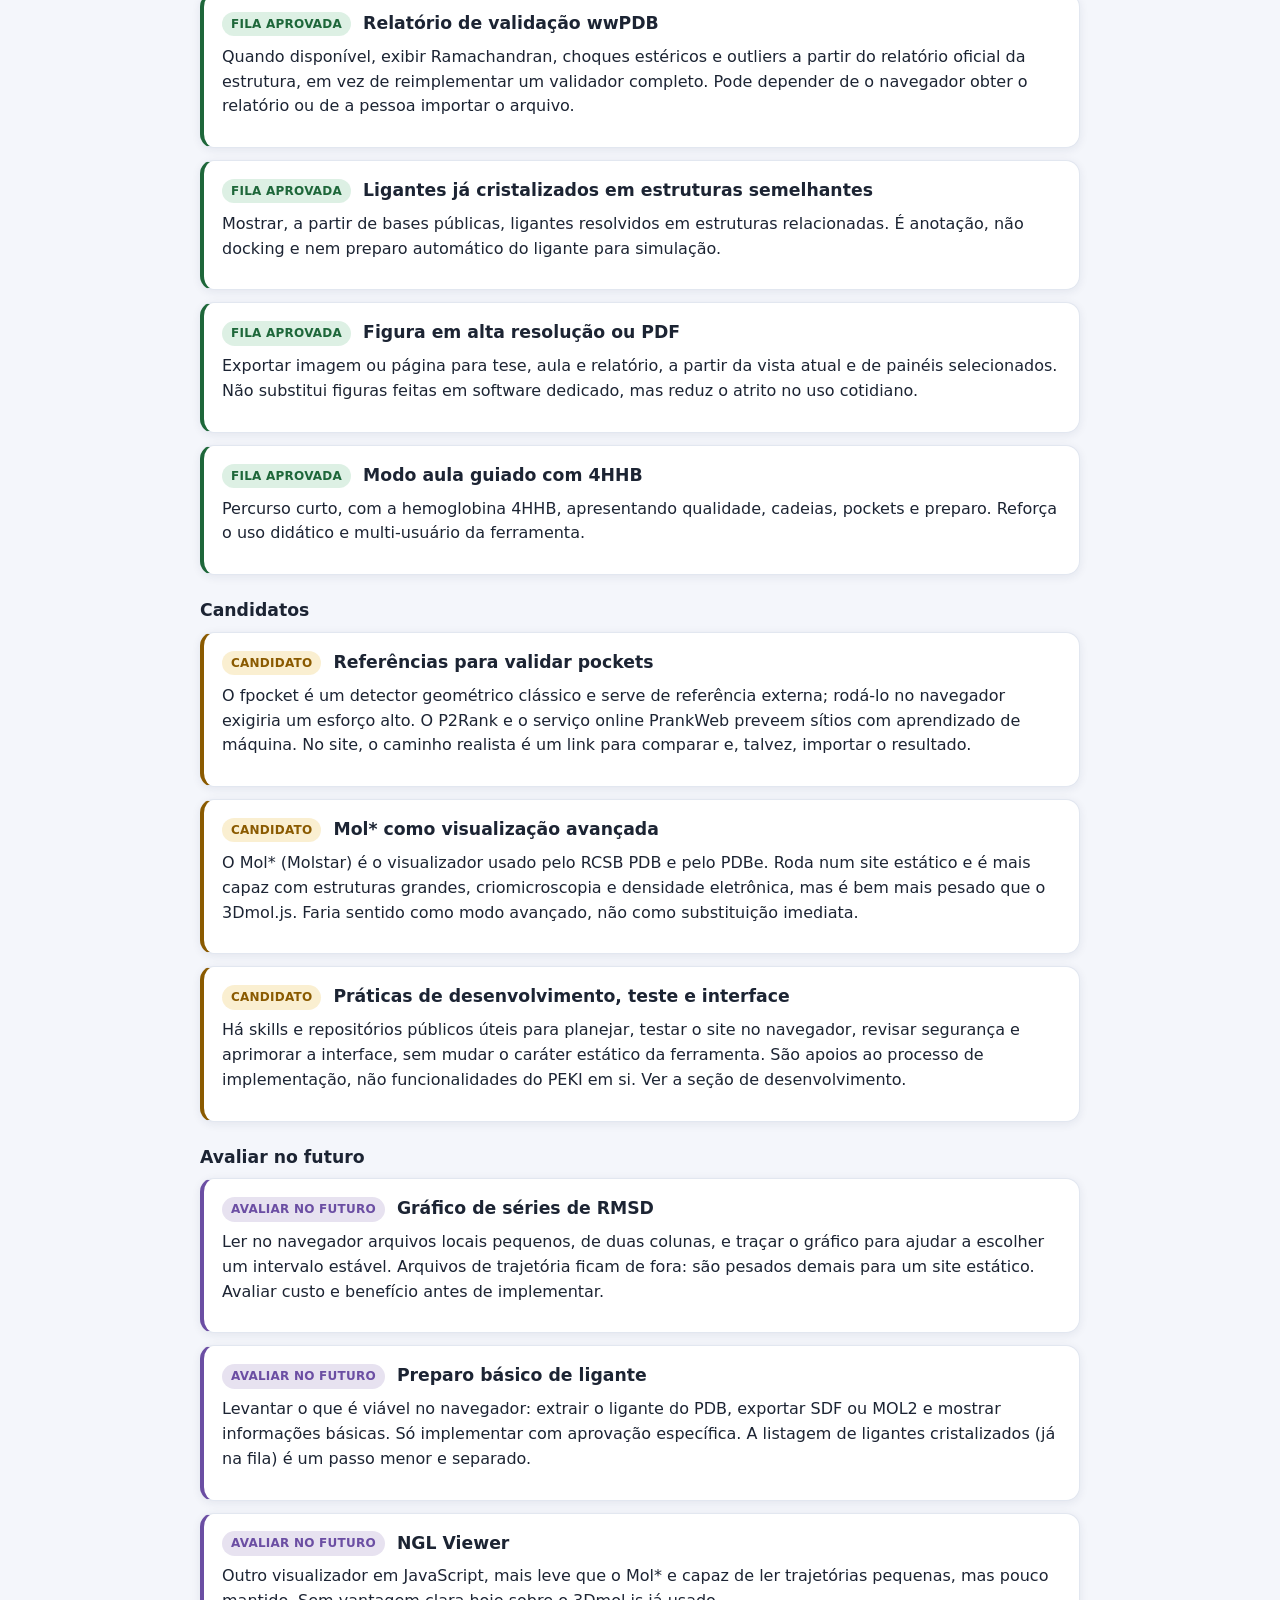
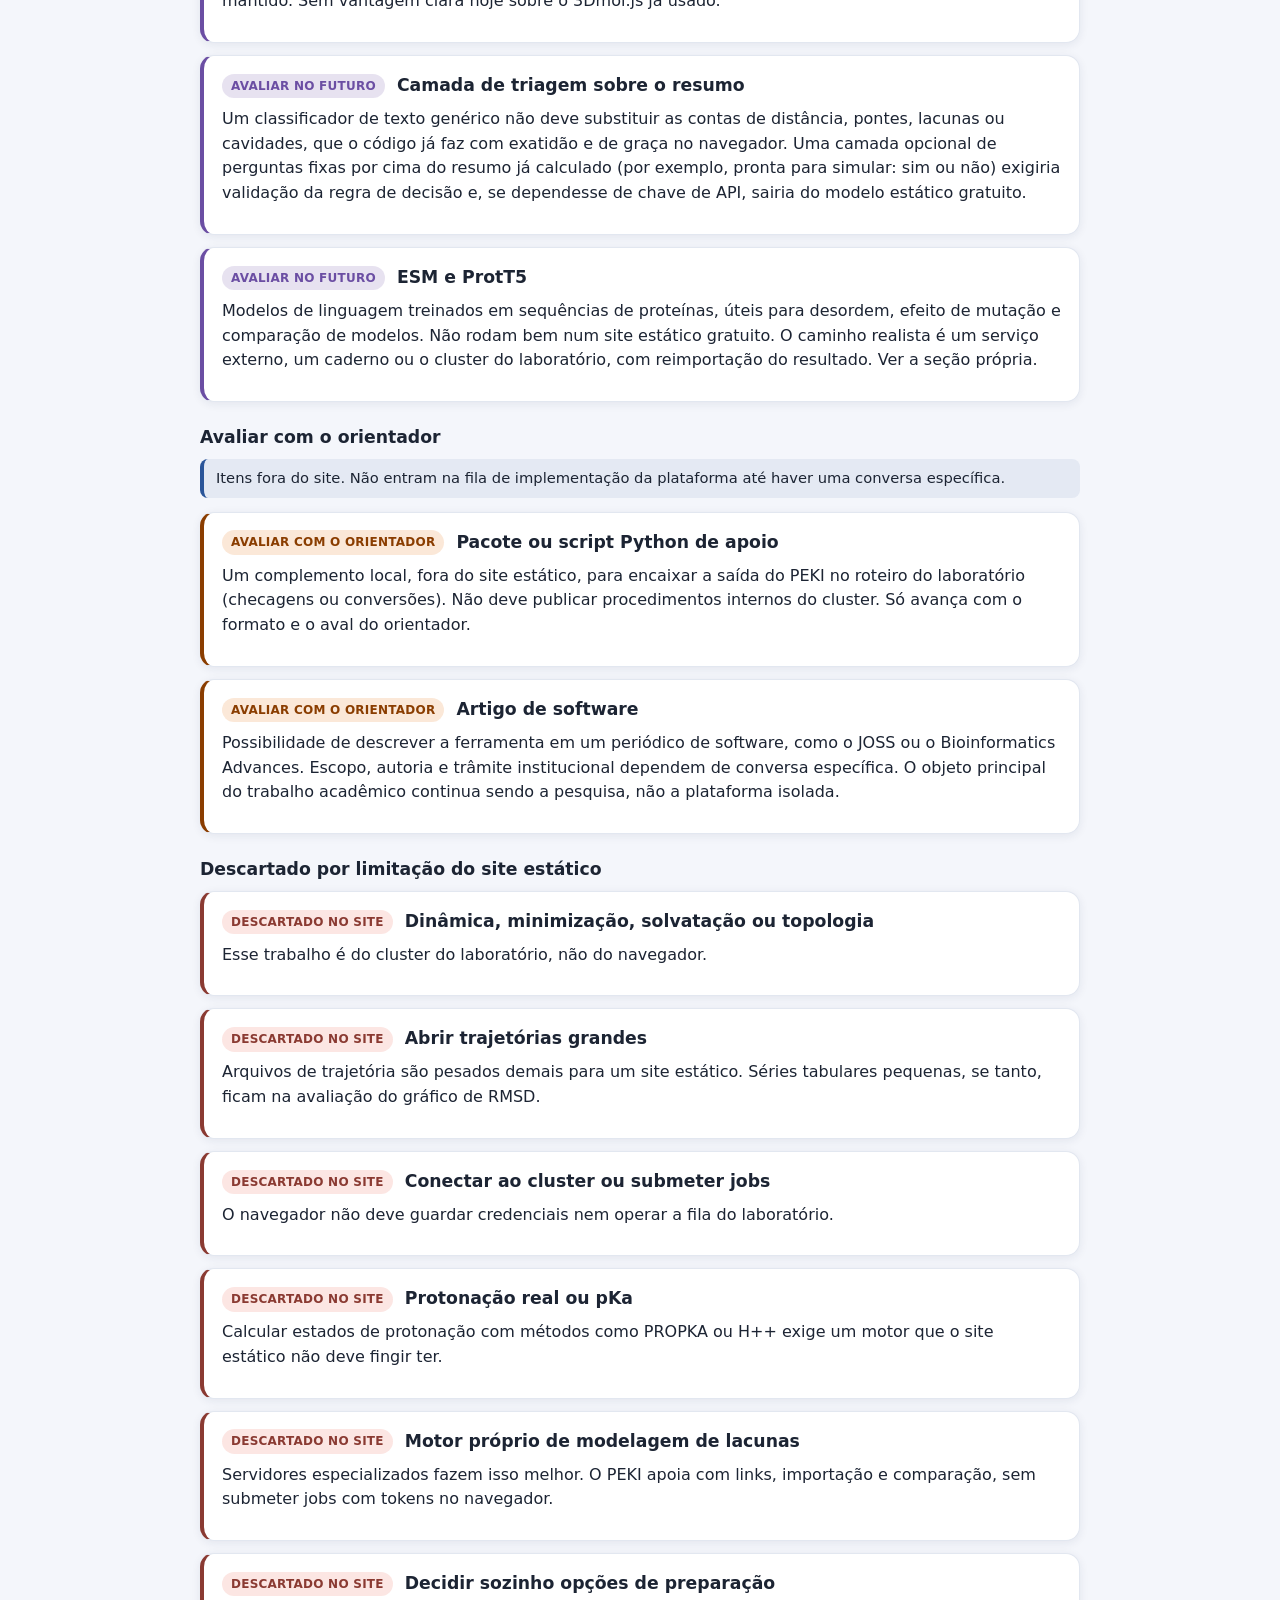
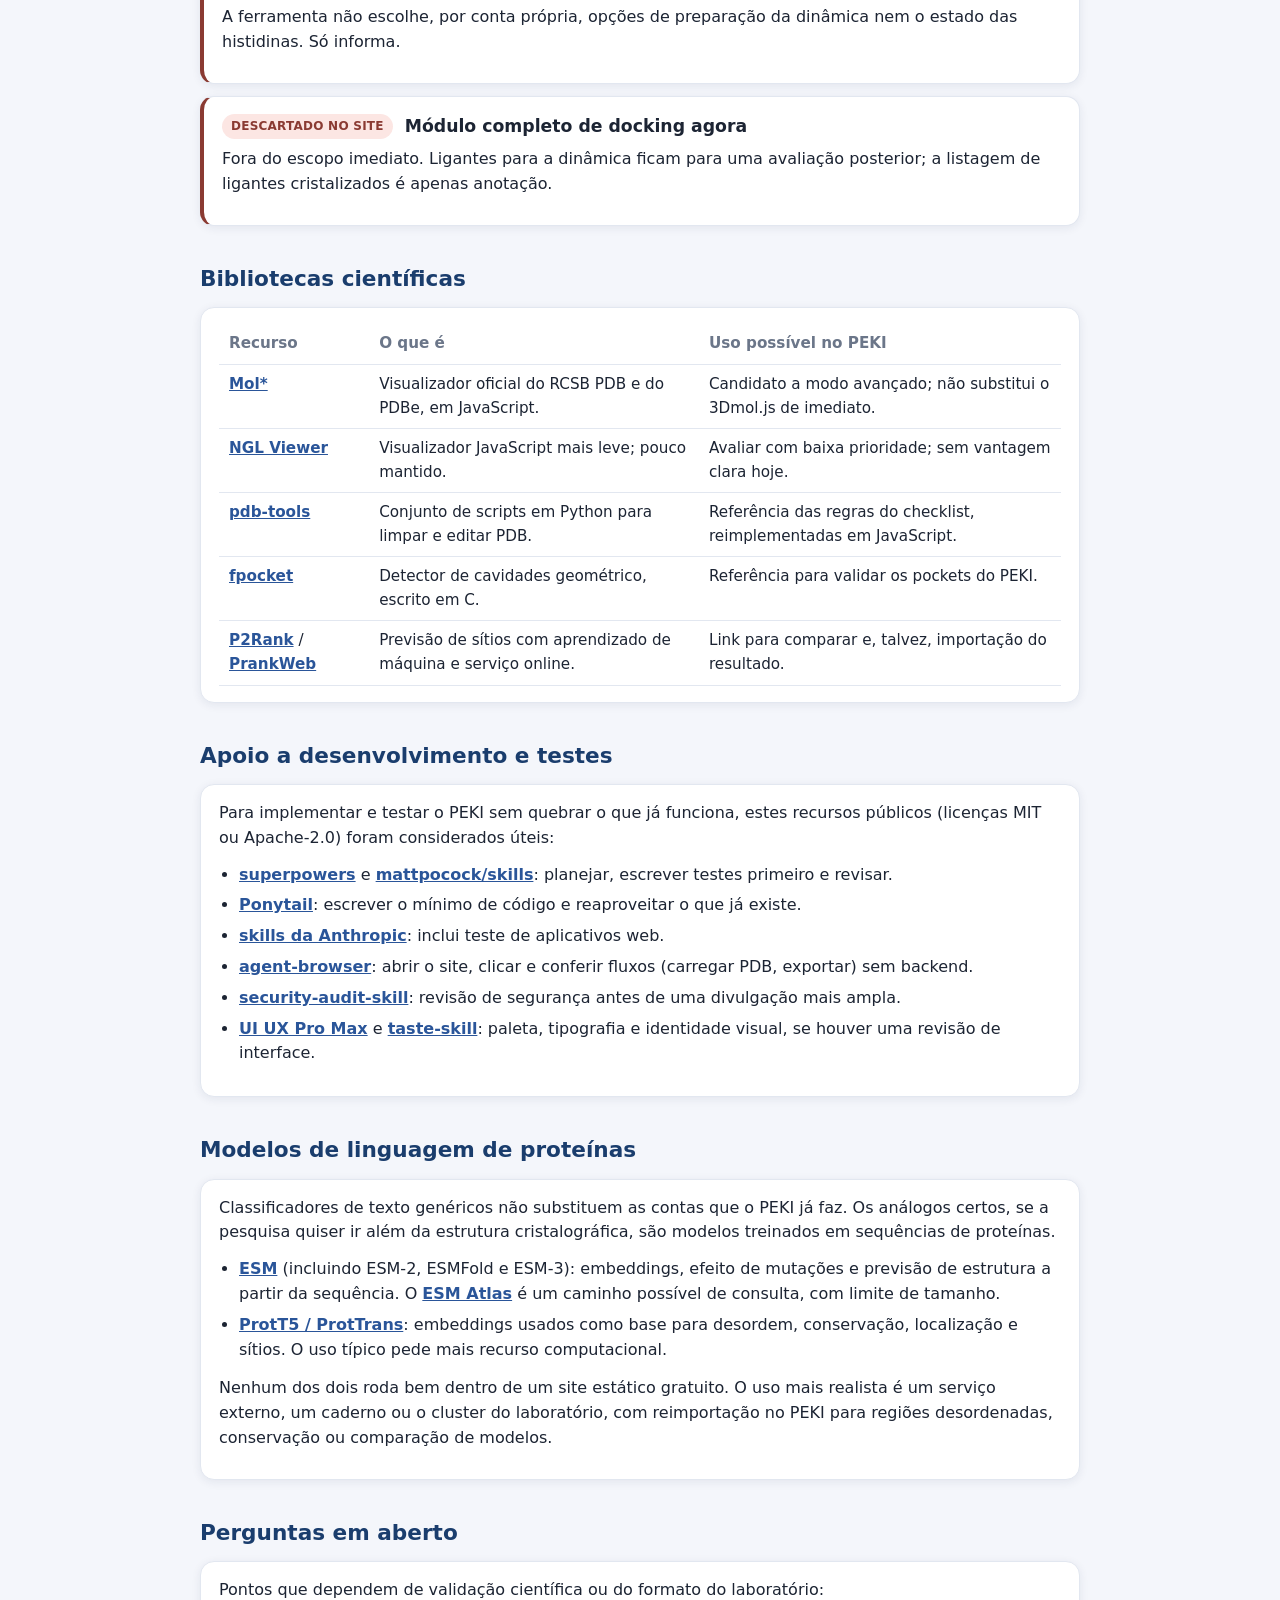
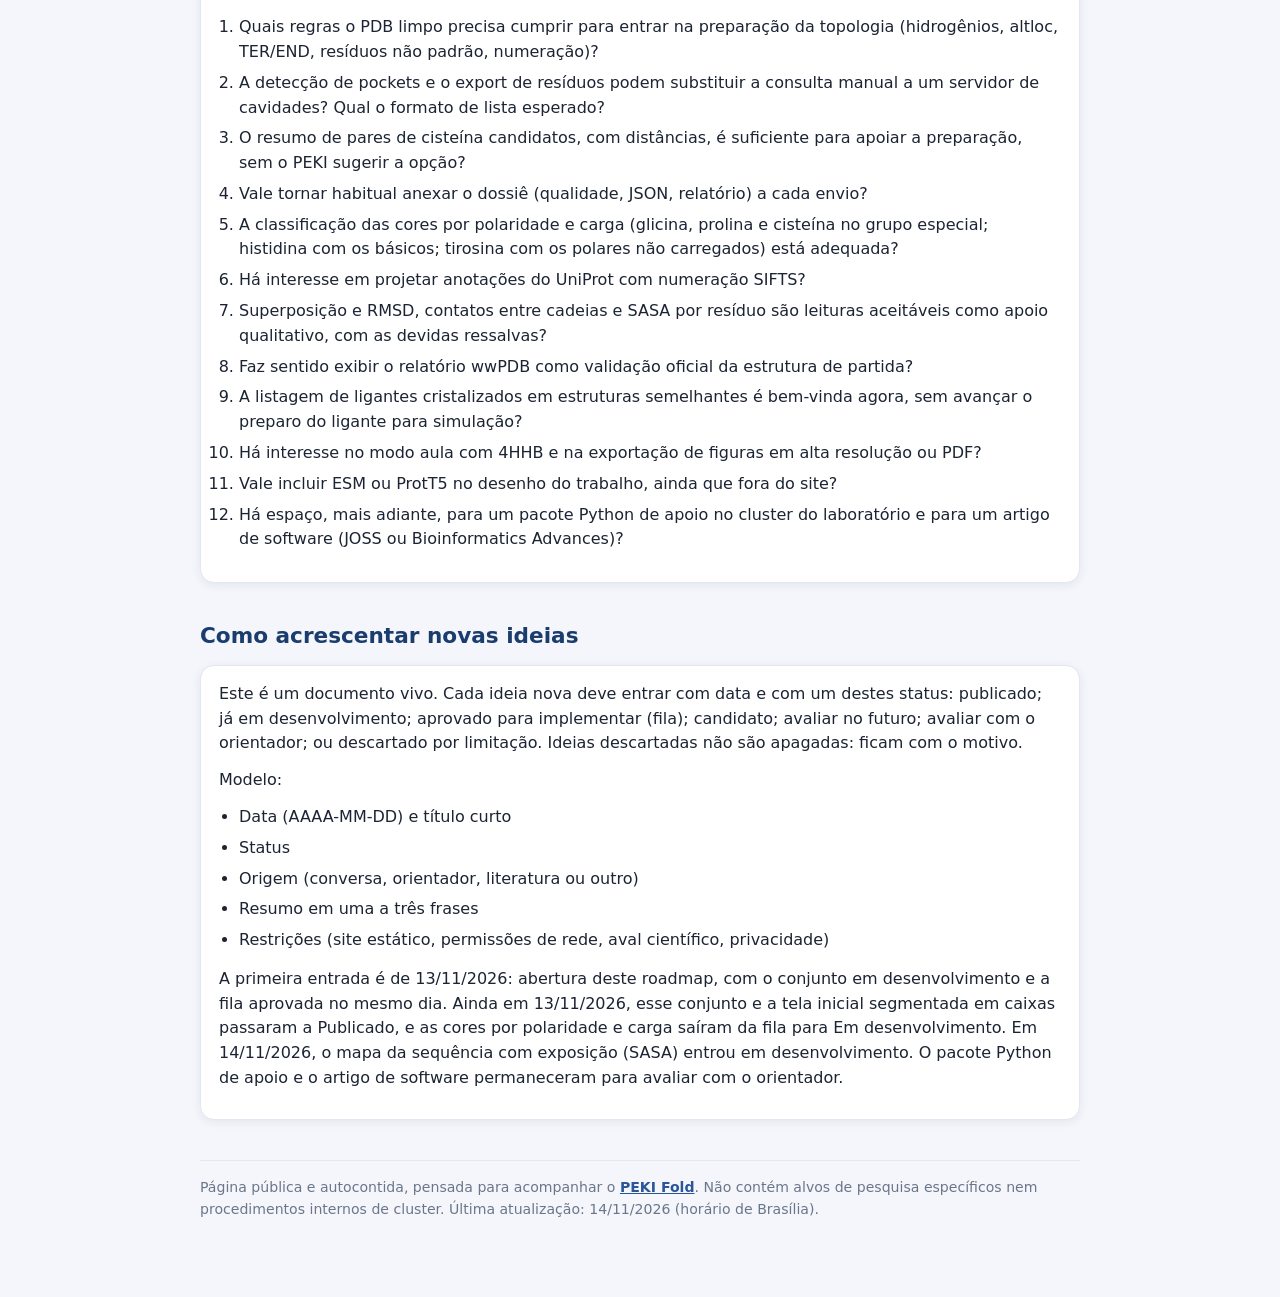
<file: docs/ideias.html>
<!DOCTYPE html>
<html lang="pt-BR">
<head>
<meta charset="utf-8">
<meta name="viewport" content="width=device-width, initial-scale=1">
<meta name="description" content="Roadmap e ideias do PEKI Fold: o que já foi publicado, o que está em desenvolvimento, o que entrou na fila e o que ainda será avaliado. Documento vivo, para consulta pública.">
<title>Roadmap e ideias do PEKI Fold</title>
<link rel="icon" type="image/jpeg" href="favicon_peki.jpeg" />
<style>
:root {
  --bg: #f4f6fb;
  --card: #ffffff;
  --text: #1c2433;
  --muted: #6b7689;
  --primary: #2a5599;
  --primary-dark: #1a3d6d;
  --accent: #e8513a;
  --border: #e2e7f0;
  --shadow: 0 2px 10px rgba(20, 40, 80, 0.08);
  --pub: #0c6e62;
  --dev: #2a5599;
  --fila: #1e673a;
  --cand: #8a5a00;
  --aval: #6b4ea3;
  --orient: #8a3d00;
  --desc: #8a3a32;
}
@media (prefers-color-scheme: dark) {
  :root {
    --bg: #0f1623;
    --card: #1a2436;
    --text: #e7edf7;
    --muted: #93a0b5;
    --primary: #5b8def;
    --primary-dark: #8ab0ff;
    --accent: #ff6b52;
    --border: #2a3850;
    --shadow: 0 2px 14px rgba(0, 0, 0, 0.4);
    --pub: #8ee0d2;
    --dev: #5b8def;
    --fila: #4dcc7e;
    --cand: #e0a800;
    --aval: #b79bff;
    --orient: #ffb074;
    --desc: #ff8a7a;
  }
}
* { box-sizing: border-box; }
html { scroll-behavior: smooth; }
[id] { scroll-margin-top: 88px; }
body {
  margin: 0;
  font-family: "Segoe UI", system-ui, -apple-system, sans-serif;
  background: var(--bg);
  color: var(--text);
  line-height: 1.55;
  font-size: 1rem;
}
a { color: var(--primary); font-weight: 600; }
a:hover { color: var(--primary-dark); }
.wrap { max-width: 920px; margin: 0 auto; padding: 0 20px 64px; }
.topbar {
  background: var(--card);
  border-bottom: 1px solid var(--border);
  box-shadow: var(--shadow);
  padding: 14px 0;
  position: sticky;
  top: 0;
  z-index: 20;
}
.topbar-inner {
  max-width: 920px;
  margin: 0 auto;
  padding: 0 20px;
  display: flex;
  flex-wrap: wrap;
  gap: 10px 18px;
  align-items: center;
  justify-content: space-between;
}
.brand { display: flex; flex-direction: column; gap: 2px; }
.brand strong { color: var(--primary-dark); font-size: 1.05rem; }
.brand span { color: var(--muted); font-size: .85rem; }
.back {
  display: inline-block;
  background: var(--primary);
  color: #fff !important;
  text-decoration: none;
  padding: 8px 14px;
  border-radius: 8px;
  font-weight: 600;
  font-size: .92rem;
}
.back:hover { background: var(--primary-dark); }
@media (prefers-color-scheme: dark) {
  .back { background: #3a6fd6; }
  .back:hover { background: #2a5599; }
}
header.hero { padding: 28px 0 8px; }
header.hero h1 { margin: 0 0 8px; font-size: 1.85rem; color: var(--primary-dark); line-height: 1.25; }
.lead { color: var(--muted); margin: 0 0 12px; }
.meta { font-size: .9rem; color: var(--muted); }
h2 { margin: 36px 0 12px; font-size: 1.35rem; color: var(--primary-dark); }
h3 { margin: 22px 0 8px; font-size: 1.08rem; }
p { margin: 0 0 12px; }
ul, ol { margin: 0 0 14px; padding-left: 1.25rem; }
li { margin: 0 0 6px; }
code {
  background: rgba(127,127,127,.15);
  padding: 1px 5px;
  border-radius: 4px;
  font-size: .9em;
}
.card {
  background: var(--card);
  border: 1px solid var(--border);
  border-radius: 14px;
  box-shadow: var(--shadow);
  padding: 16px 18px;
  margin: 0 0 12px;
}
.toc a { text-decoration: none; }
.toc ol { margin-bottom: 0; }
.filters {
  display: flex;
  flex-wrap: wrap;
  gap: 8px;
  margin: 8px 0 18px;
}
.filter {
  border: 1px solid var(--border);
  background: var(--card);
  color: var(--text);
  border-radius: 20px;
  padding: 6px 12px;
  font-size: .85rem;
  cursor: pointer;
  font-family: inherit;
}
.filter:hover { border-color: var(--primary); }
.filter[aria-pressed="true"] {
  background: rgba(42,85,153,.14);
  border-color: var(--primary);
  color: var(--primary);
  font-weight: 600;
}
.badge {
  display: inline-block;
  font-size: .75rem;
  font-weight: 700;
  letter-spacing: .02em;
  text-transform: uppercase;
  border-radius: 20px;
  padding: 3px 9px;
  margin: 0 6px 0 0;
  vertical-align: middle;
}
.s-pub { background: rgba(12,110,98,.16); color: var(--pub); }
.s-dev { background: rgba(42,85,153,.14); color: var(--dev); }
.s-fila { background: rgba(46,160,90,.16); color: var(--fila); }
.s-cand { background: rgba(224,168,0,.18); color: var(--cand); }
.s-aval { background: rgba(107,78,163,.16); color: var(--aval); }
.s-orient { background: rgba(232,130,40,.18); color: var(--orient); }
.s-desc { background: rgba(232,81,58,.14); color: var(--desc); }
.idea { border-left: 4px solid var(--border); }
.idea[data-status="publicado"] { border-left-color: var(--pub); }
.idea[data-status="dev"] { border-left-color: var(--dev); }
.idea[data-status="fila"] { border-left-color: var(--fila); }
.idea[data-status="candidato"] { border-left-color: var(--cand); }
.idea[data-status="avaliar"] { border-left-color: var(--aval); }
.idea[data-status="orientador"] { border-left-color: var(--orient); }
.idea[data-status="descartado"] { border-left-color: var(--desc); }
.idea h3 { margin-top: 0; }
.idea.is-hidden { display: none; }
.note {
  background: rgba(42,85,153,.08);
  border-left: 4px solid var(--primary);
  border-radius: 8px;
  padding: 8px 12px;
  font-size: .92rem;
  margin: 0 0 14px;
}
table { width: 100%; border-collapse: collapse; font-size: .95rem; }
th, td { text-align: left; padding: 8px 10px; border-bottom: 1px solid var(--border); vertical-align: top; }
th { color: var(--muted); font-weight: 600; }
footer {
  margin-top: 40px;
  padding-top: 16px;
  border-top: 1px solid var(--border);
  color: var(--muted);
  font-size: .88rem;
}
.empty {
  display: none;
  color: var(--muted);
  font-style: italic;
  margin: 0 0 16px;
}
@media print {
  .topbar { position: static; box-shadow: none; }
  .filters, .back { display: none !important; }
  .card, .idea { box-shadow: none; break-inside: avoid; }
  body { background: #fff; color: #111; }
}
</style>
</head>
<body>
<div class="topbar">
  <div class="topbar-inner">
    <div class="brand">
      <strong>PEKI Fold</strong>
      <span>Roadmap e ideias</span>
    </div>
    <a class="back" href="index.html">Voltar ao PEKI Fold</a>
  </div>
</div>

<div class="wrap">
  <header class="hero">
    <h1>Roadmap e ideias do PEKI Fold</h1>
    <p class="lead">Documento vivo com possibilidades da plataforma: o que já foi publicado, o que está em desenvolvimento, o que entrou na fila de implementação, o que ainda será avaliado e o que não cabe num site estático. Atualizado em 13 de novembro de 2026 (horário de Brasília).</p>
    <p class="meta">Ferramenta pública: <a href="index.html">PEKI Fold</a>. Exemplos de teste: 4HHB e 1CRN. Esta página não substitui o protocolo do laboratório e não faz afirmações de afinidade a partir de scores.</p>
  </header>

  <nav class="card toc" aria-label="Índice">
    <h2 style="margin-top:0">Índice</h2>
    <ol>
      <li><a href="#premissas">Premissas</a></li>
      <li><a href="#ja-aproveitar">O que o PEKI já faz e o fluxo pode aproveitar</a></li>
      <li><a href="#situacao">Situação atual</a></li>
      <li><a href="#ideias">Ideias por status</a></li>
      <li><a href="#bibliotecas">Bibliotecas científicas</a></li>
      <li><a href="#desenvolvimento">Apoio a desenvolvimento e testes</a></li>
      <li><a href="#modelos">Modelos de linguagem de proteínas</a></li>
      <li><a href="#perguntas">Perguntas em aberto</a></li>
      <li><a href="#acrescentar">Como acrescentar novas ideias</a></li>
    </ol>
  </nav>

  <h2 id="premissas">Premissas</h2>
  <div class="card">
    <ul>
      <li>O PEKI Fold continua sendo um site 100% estático (HTML, CSS e JavaScript, com 3Dmol.js), publicado a partir da pasta pública do projeto, no plano gratuito da hospedagem. Sem backend, sem build obrigatório e sem dependência paga.</li>
      <li>Em textos públicos, exemplos e testes, usam-se só estruturas neutras, como a hemoglobina 4HHB e a crambina 1CRN.</li>
      <li>A plataforma não copia comandos, scripts ou rotinas internas do cluster do laboratório.</li>
      <li>Score não é afinidade e não prova sítio biológico.</li>
      <li>A ferramenta é multi-usuário: não existe só para um fluxo de pesquisa.</li>
      <li>O PEKI informa. Quem decide sobre ciência, formato de entrada e prática do laboratório é a pessoa usuária, com o orientador quando for o caso.</li>
    </ul>
  </div>

  <h2 id="ja-aproveitar">O que o PEKI já faz e o fluxo pode aproveitar</h2>
  <p>Parte do ganho vem só de adaptar o procedimento, sem esperar funcionalidade nova.</p>
  <div class="card">
    <ol>
      <li><strong>PDB limpo como entrada.</strong> Preparar a estrutura no PEKI e enviar só o arquivo limpo reduz erro na preparação da topologia no cluster do laboratório.</li>
      <li><strong>Pockets já detectados.</strong> O PEKI aponta cavidades e exporta os resíduos de cada uma. Se o formato servir, isso pode evitar uma ida manual a um servidor externo de pockets (por exemplo o DoGSiteScorer).</li>
      <li><strong>Ficha de preparo antes da dinâmica.</strong> A ficha já mostra pontes dissulfeto, heteroátomos, lacunas e histidinas, para consultar antes de escolher opções de preparação.</li>
      <li><strong>Dossiê antes do envio.</strong> A aba Qualidade, o JSON e o relatório podem acompanhar cada execução; a comparação entre análises ajuda a escolher a estrutura antes de simular.</li>
    </ol>
    <p>Essa adaptação de procedimento depende de validação do laboratório, sobretudo o formato de entrada da topologia. As abas já publicadas incluem Visão geral, Qualidade, Cadeias, Estatísticas, Aminoácidos, Motivos, Pockets e Preparo, além de salvar JSON, exportar relatório, comparar análises e obter FASTA.</p>
  </div>

  <h2 id="situacao">Situação atual</h2>
  <div class="card">
    <p>Em 13/11/2026 foi publicado o conjunto que estava em desenvolvimento: resumo das pontes dissulfeto, resíduos do pocket em formato reutilizável, apoio a modelar lacunas, checklist e PDB pronto para a topologia, e suporte a glicoproteínas. A tela inicial segmentada em caixas também entrou no ar nesse dia. Em desenvolvimento ficaram as cores por polaridade e carga nas barras de frequência da aba Aminoácidos. Em 14/11/2026 entrou em desenvolvimento o mapa da sequência com exposição ao solvente (SASA), também na aba Aminoácidos. A leitura de séries de RMSD e o preparo de ligante continuam só como avaliação, sem implementação neste momento. Os exemplos de teste são 4HHB e 1CRN.</p>
  </div>

  <h2 id="ideias">Ideias por status</h2>
  <p>Use os filtros para ver só um status. A lista completa permanece abaixo.</p>
  <div class="filters" role="group" aria-label="Filtrar ideias por status">
    <button type="button" class="filter" data-filter="all" aria-pressed="true">Todos</button>
    <button type="button" class="filter" data-filter="publicado" aria-pressed="false">Publicado</button>
    <button type="button" class="filter" data-filter="dev" aria-pressed="false">Em desenvolvimento</button>
    <button type="button" class="filter" data-filter="fila" aria-pressed="false">Fila aprovada</button>
    <button type="button" class="filter" data-filter="candidato" aria-pressed="false">Candidato</button>
    <button type="button" class="filter" data-filter="avaliar" aria-pressed="false">Avaliar no futuro</button>
    <button type="button" class="filter" data-filter="orientador" aria-pressed="false">Avaliar com o orientador</button>
    <button type="button" class="filter" data-filter="descartado" aria-pressed="false">Descartado no site</button>
  </div>
  <p id="filtro-vazio" class="empty">Nenhuma ideia neste filtro.</p>

  <h3 id="publicado">Publicado</h3>
  <p class="note">Publicado em 13/11/2026.</p>

  <article class="card idea" data-status="publicado">
    <h3><span class="badge s-pub">Publicado</span> Resumo das pontes dissulfeto</h3>
    <p>Mostrar um resumo copiável dos pares de cisteína candidatos, com as distâncias já calculadas. Só informar. A ferramenta não escolhe a opção de preparação no lugar da pessoa usuária.</p>
  </article>

  <article class="card idea" data-status="publicado">
    <h3><span class="badge s-pub">Publicado</span> Resíduos do pocket em formato reutilizável</h3>
    <p>Além do download atual, exportar texto simples (cadeia, resíduo e número), com uma linha por resíduo e uma variante em lista separada por vírgula. O formato exato esperado pelo roteiro de análise do laboratório fica configurável até ser confirmado.</p>
  </article>

  <article class="card idea" data-status="publicado">
    <h3><span class="badge s-pub">Publicado</span> Apoio a modelar lacunas</h3>
    <p>Quando a aba Qualidade encontrar lacunas, um botão copia a FASTA completa e abre o Swiss-Model em nova aba, com instruções curtas. A integração com o AlphaFold DB busca o modelo pelo UniProt, carrega-o ao lado ou sobreposto ao cristal, destaca as regiões das lacunas e mostra o pLDDT — se a API aceitar chamadas do navegador; senão, ficam só os links. Dá para reimportar o modelo e comparar com a estrutura original. O site não submete jobs ao Swiss-Model nem guarda tokens no navegador.</p>
  </article>

  <article class="card idea" data-status="publicado">
    <h3><span class="badge s-pub">Publicado</span> Checklist e PDB pronto para a topologia</h3>
    <p>Na aba Preparo, um checklist aponta resíduos não padrão, hidrogênios, posições alternativas (altloc), numeração descontínua, lacunas, cadeias, heteroátomos e águas restantes. Ao baixar o PDB limpo, há opções para remover hidrogênios, manter só o altloc A (ou o de maior ocupação) e garantir as linhas TER/END. As regras seguem referências públicas de limpeza de PDB (por exemplo pdb-tools), reimplementadas em JavaScript. O formato exigido pelo cluster do laboratório permanece configurável até validação.</p>
  </article>

  <article class="card idea" data-status="publicado">
    <h3><span class="badge s-pub">Publicado</span> Suporte a glicoproteínas</h3>
    <p>Detectar açúcares comuns e ligações a asparagina, serina ou treonina, listar sítios de glicosilação com numeração e cadeia, e avisar inconsistências. Em Preparo, a pessoa decide manter ou remover os glicanos, com o aviso de que a parametrização depende do campo de força. O PEKI não calcula protonação. O item permanece mesmo quando não é o caso de uso mais frequente, porque a ferramenta é multi-usuário.</p>
  </article>

  <article class="card idea" data-status="publicado">
    <h3><span class="badge s-pub">Publicado</span> Tela inicial segmentada em caixas</h3>
    <p>A entrada mostra caminhos independentes em cartões: analisar uma estrutura (código, nome ou arquivo) e comparar (códigos PDB, JSONs salvos ou ensemble). Cada caixa é um caminho; a pessoa usa só o que precisar.</p>
  </article>

  <h3 id="em-desenvolvimento">Já em desenvolvimento</h3>

  <article class="card idea" data-status="dev">
    <h3><span class="badge s-dev">Em desenvolvimento</span> Cores por polaridade e carga nas barras de frequência</h3>
    <p>Sugestão do orientador. As barras da aba Aminoácidos usam uma paleta estável em cinco grupos: hidrofóbico/apolar, polar não carregado, positivo (básico), negativo (ácido) e especial (glicina, prolina e cisteína), com legenda visível. A cor não segue a cadeia. A frequência por todas as cadeias permanece a soma dos resíduos modelados. Entrou em desenvolvimento em 13/11/2026.</p>
  </article>

  <article class="card idea" data-status="dev">
    <h3><span class="badge s-dev">Em desenvolvimento</span> Mapa da sequência com exposição (SASA)</h3>
    <p>Na aba Aminoácidos, um mapa por cadeia mostra cada resíduo com a letra, o número e a cor do grupo químico já usada nas barras. Acima da célula, uma barra indica a exposição relativa ao solvente (RSA). A SASA é estimada no navegador por Shrake e Rupley (1973), com todas as cadeias da estrutura carregada e sem águas, e a RSA divide esse valor pelo máximo teórico de Tien et al., PLOS ONE 8(11):e80635 (2013), Tabela 1. O limiar de 25% separa enterrado e exposto. Clicar no resíduo centraliza o visualizador 3D. Um bolsão aberto no PEKI marca os resíduos dele no mapa. É uma estimativa geométrica, não um resultado de dinâmica. Entrou em desenvolvimento em 14/11/2026. Exemplos de conferência: hemoglobina 4HHB e crambina 1CRN.</p>
  </article>

  <h3 id="fila">Aprovado para implementar (fila)</h3>
  <p class="note">Estas ideias foram aprovadas em 13/11/2026 para implementação, depois das cores por polaridade e carga, para não conflitar nos mesmos arquivos.</p>

  <article class="card idea" data-status="fila">
    <h3><span class="badge s-fila">Fila aprovada</span> Anotações do UniProt na estrutura</h3>
    <p>Projetar no visualizador variantes, domínios, sítios e modificações pós-traducionais. Complementa a leitura só estrutural e depende, na prática, do mapeamento SIFTS. Se a API não aceitar chamada direta do navegador, o caminho é oferecer links e importação.</p>
  </article>

  <article class="card idea" data-status="fila">
    <h3><span class="badge s-fila">Fila aprovada</span> Mapeamento SIFTS (numeração PDB e UniProt)</h3>
    <p>A numeração do cristal quase nunca coincide com a da sequência de referência. Sem esse mapa, as anotações do UniProt caem no resíduo errado.</p>
  </article>

  <article class="card idea" data-status="fila">
    <h3><span class="badge s-fila">Fila aprovada</span> Superposição e RMSD entre duas estruturas</h3>
    <p>Além da comparação atual de análises em JSON, alinhar duas estruturas no navegador (cristal e modelo, ou duas conformações) e informar o RMSD. Útil depois de reimportar um modelo. Não envolve trajetórias.</p>
  </article>

  <article class="card idea" data-status="fila">
    <h3><span class="badge s-fila">Fila aprovada</span> Contatos e interfaces entre cadeias</h3>
    <p>Listar pontes salinas e ligações de hidrogênio aproximadas por distância e geometria simples, no mesmo espírito do cálculo já existente das pontes dissulfeto. Só informar; não classificar automaticamente a relevância biológica.</p>
  </article>

  <article class="card idea" data-status="fila">
    <h3><span class="badge s-fila">Fila aprovada</span> SASA por resíduo</h3>
    <p>Estimar a área acessível ao solvente para destacar resíduos expostos ou enterrados, inclusive no pocket. É calculável no navegador, com cuidado ao custo em proteínas grandes. É uma estimativa geométrica, não um resultado de dinâmica.</p>
  </article>

  <article class="card idea" data-status="fila">
    <h3><span class="badge s-fila">Fila aprovada</span> Relatório de validação wwPDB</h3>
    <p>Quando disponível, exibir Ramachandran, choques estéricos e outliers a partir do relatório oficial da estrutura, em vez de reimplementar um validador completo. Pode depender de o navegador obter o relatório ou de a pessoa importar o arquivo.</p>
  </article>

  <article class="card idea" data-status="fila">
    <h3><span class="badge s-fila">Fila aprovada</span> Ligantes já cristalizados em estruturas semelhantes</h3>
    <p>Mostrar, a partir de bases públicas, ligantes resolvidos em estruturas relacionadas. É anotação, não docking e nem preparo automático do ligante para simulação.</p>
  </article>

  <article class="card idea" data-status="fila">
    <h3><span class="badge s-fila">Fila aprovada</span> Figura em alta resolução ou PDF</h3>
    <p>Exportar imagem ou página para tese, aula e relatório, a partir da vista atual e de painéis selecionados. Não substitui figuras feitas em software dedicado, mas reduz o atrito no uso cotidiano.</p>
  </article>

  <article class="card idea" data-status="fila">
    <h3><span class="badge s-fila">Fila aprovada</span> Modo aula guiado com 4HHB</h3>
    <p>Percurso curto, com a hemoglobina 4HHB, apresentando qualidade, cadeias, pockets e preparo. Reforça o uso didático e multi-usuário da ferramenta.</p>
  </article>

  <h3 id="candidatos">Candidatos</h3>

  <article class="card idea" data-status="candidato">
    <h3><span class="badge s-cand">Candidato</span> Referências para validar pockets</h3>
    <p>O fpocket é um detector geométrico clássico e serve de referência externa; rodá-lo no navegador exigiria um esforço alto. O P2Rank e o serviço online PrankWeb preveem sítios com aprendizado de máquina. No site, o caminho realista é um link para comparar e, talvez, importar o resultado.</p>
  </article>

  <article class="card idea" data-status="candidato">
    <h3><span class="badge s-cand">Candidato</span> Mol* como visualização avançada</h3>
    <p>O Mol* (Molstar) é o visualizador usado pelo RCSB PDB e pelo PDBe. Roda num site estático e é mais capaz com estruturas grandes, criomicroscopia e densidade eletrônica, mas é bem mais pesado que o 3Dmol.js. Faria sentido como modo avançado, não como substituição imediata.</p>
  </article>

  <article class="card idea" data-status="candidato">
    <h3><span class="badge s-cand">Candidato</span> Práticas de desenvolvimento, teste e interface</h3>
    <p>Há skills e repositórios públicos úteis para planejar, testar o site no navegador, revisar segurança e aprimorar a interface, sem mudar o caráter estático da ferramenta. São apoios ao processo de implementação, não funcionalidades do PEKI em si. Ver a seção de desenvolvimento.</p>
  </article>

  <h3 id="avaliar">Avaliar no futuro</h3>

  <article class="card idea" data-status="avaliar">
    <h3><span class="badge s-aval">Avaliar no futuro</span> Gráfico de séries de RMSD</h3>
    <p>Ler no navegador arquivos locais pequenos, de duas colunas, e traçar o gráfico para ajudar a escolher um intervalo estável. Arquivos de trajetória ficam de fora: são pesados demais para um site estático. Avaliar custo e benefício antes de implementar.</p>
  </article>

  <article class="card idea" data-status="avaliar">
    <h3><span class="badge s-aval">Avaliar no futuro</span> Preparo básico de ligante</h3>
    <p>Levantar o que é viável no navegador: extrair o ligante do PDB, exportar SDF ou MOL2 e mostrar informações básicas. Só implementar com aprovação específica. A listagem de ligantes cristalizados (já na fila) é um passo menor e separado.</p>
  </article>

  <article class="card idea" data-status="avaliar">
    <h3><span class="badge s-aval">Avaliar no futuro</span> NGL Viewer</h3>
    <p>Outro visualizador em JavaScript, mais leve que o Mol* e capaz de ler trajetórias pequenas, mas pouco mantido. Sem vantagem clara hoje sobre o 3Dmol.js já usado.</p>
  </article>

  <article class="card idea" data-status="avaliar">
    <h3><span class="badge s-aval">Avaliar no futuro</span> Camada de triagem sobre o resumo</h3>
    <p>Um classificador de texto genérico não deve substituir as contas de distância, pontes, lacunas ou cavidades, que o código já faz com exatidão e de graça no navegador. Uma camada opcional de perguntas fixas por cima do resumo já calculado (por exemplo, pronta para simular: sim ou não) exigiria validação da regra de decisão e, se dependesse de chave de API, sairia do modelo estático gratuito.</p>
  </article>

  <article class="card idea" data-status="avaliar">
    <h3><span class="badge s-aval">Avaliar no futuro</span> ESM e ProtT5</h3>
    <p>Modelos de linguagem treinados em sequências de proteínas, úteis para desordem, efeito de mutação e comparação de modelos. Não rodam bem num site estático gratuito. O caminho realista é um serviço externo, um caderno ou o cluster do laboratório, com reimportação do resultado. Ver a seção própria.</p>
  </article>

  <h3 id="orientador">Avaliar com o orientador</h3>
  <p class="note">Itens fora do site. Não entram na fila de implementação da plataforma até haver uma conversa específica.</p>

  <article class="card idea" data-status="orientador">
    <h3><span class="badge s-orient">Avaliar com o orientador</span> Pacote ou script Python de apoio</h3>
    <p>Um complemento local, fora do site estático, para encaixar a saída do PEKI no roteiro do laboratório (checagens ou conversões). Não deve publicar procedimentos internos do cluster. Só avança com o formato e o aval do orientador.</p>
  </article>

  <article class="card idea" data-status="orientador">
    <h3><span class="badge s-orient">Avaliar com o orientador</span> Artigo de software</h3>
    <p>Possibilidade de descrever a ferramenta em um periódico de software, como o JOSS ou o Bioinformatics Advances. Escopo, autoria e trâmite institucional dependem de conversa específica. O objeto principal do trabalho acadêmico continua sendo a pesquisa, não a plataforma isolada.</p>
  </article>

  <h3 id="descartado">Descartado por limitação do site estático</h3>

  <article class="card idea" data-status="descartado">
    <h3><span class="badge s-desc">Descartado no site</span> Dinâmica, minimização, solvatação ou topologia</h3>
    <p>Esse trabalho é do cluster do laboratório, não do navegador.</p>
  </article>

  <article class="card idea" data-status="descartado">
    <h3><span class="badge s-desc">Descartado no site</span> Abrir trajetórias grandes</h3>
    <p>Arquivos de trajetória são pesados demais para um site estático. Séries tabulares pequenas, se tanto, ficam na avaliação do gráfico de RMSD.</p>
  </article>

  <article class="card idea" data-status="descartado">
    <h3><span class="badge s-desc">Descartado no site</span> Conectar ao cluster ou submeter jobs</h3>
    <p>O navegador não deve guardar credenciais nem operar a fila do laboratório.</p>
  </article>

  <article class="card idea" data-status="descartado">
    <h3><span class="badge s-desc">Descartado no site</span> Protonação real ou pKa</h3>
    <p>Calcular estados de protonação com métodos como PROPKA ou H++ exige um motor que o site estático não deve fingir ter.</p>
  </article>

  <article class="card idea" data-status="descartado">
    <h3><span class="badge s-desc">Descartado no site</span> Motor próprio de modelagem de lacunas</h3>
    <p>Servidores especializados fazem isso melhor. O PEKI apoia com links, importação e comparação, sem submeter jobs com tokens no navegador.</p>
  </article>

  <article class="card idea" data-status="descartado">
    <h3><span class="badge s-desc">Descartado no site</span> Decidir sozinho opções de preparação</h3>
    <p>A ferramenta não escolhe, por conta própria, opções de preparação da dinâmica nem o estado das histidinas. Só informa.</p>
  </article>

  <article class="card idea" data-status="descartado">
    <h3><span class="badge s-desc">Descartado no site</span> Módulo completo de docking agora</h3>
    <p>Fora do escopo imediato. Ligantes para a dinâmica ficam para uma avaliação posterior; a listagem de ligantes cristalizados é apenas anotação.</p>
  </article>

  <h2 id="bibliotecas">Bibliotecas científicas</h2>
  <div class="card">
    <table>
      <thead>
        <tr><th>Recurso</th><th>O que é</th><th>Uso possível no PEKI</th></tr>
      </thead>
      <tbody>
        <tr>
          <td><a href="https://molstar.org/">Mol*</a></td>
          <td>Visualizador oficial do RCSB PDB e do PDBe, em JavaScript.</td>
          <td>Candidato a modo avançado; não substitui o 3Dmol.js de imediato.</td>
        </tr>
        <tr>
          <td><a href="https://nglviewer.org/">NGL Viewer</a></td>
          <td>Visualizador JavaScript mais leve; pouco mantido.</td>
          <td>Avaliar com baixa prioridade; sem vantagem clara hoje.</td>
        </tr>
        <tr>
          <td><a href="https://github.com/haddocking/pdb-tools">pdb-tools</a></td>
          <td>Conjunto de scripts em Python para limpar e editar PDB.</td>
          <td>Referência das regras do checklist, reimplementadas em JavaScript.</td>
        </tr>
        <tr>
          <td><a href="https://github.com/Discngine/fpocket">fpocket</a></td>
          <td>Detector de cavidades geométrico, escrito em C.</td>
          <td>Referência para validar os pockets do PEKI.</td>
        </tr>
        <tr>
          <td><a href="https://github.com/rdk/p2rank">P2Rank</a> / <a href="https://prankweb.cz/">PrankWeb</a></td>
          <td>Previsão de sítios com aprendizado de máquina e serviço online.</td>
          <td>Link para comparar e, talvez, importação do resultado.</td>
        </tr>
      </tbody>
    </table>
  </div>

  <h2 id="desenvolvimento">Apoio a desenvolvimento e testes</h2>
  <div class="card">
    <p>Para implementar e testar o PEKI sem quebrar o que já funciona, estes recursos públicos (licenças MIT ou Apache-2.0) foram considerados úteis:</p>
    <ul>
      <li><a href="https://github.com/obra/superpowers">superpowers</a> e <a href="https://github.com/mattpocock/skills">mattpocock/skills</a>: planejar, escrever testes primeiro e revisar.</li>
      <li><a href="https://github.com/DietrichGebert/ponytail">Ponytail</a>: escrever o mínimo de código e reaproveitar o que já existe.</li>
      <li><a href="https://github.com/anthropics/skills">skills da Anthropic</a>: inclui teste de aplicativos web.</li>
      <li><a href="https://github.com/vercel-labs/agent-browser">agent-browser</a>: abrir o site, clicar e conferir fluxos (carregar PDB, exportar) sem backend.</li>
      <li><a href="https://github.com/cloudflare/security-audit-skill">security-audit-skill</a>: revisão de segurança antes de uma divulgação mais ampla.</li>
      <li><a href="https://github.com/nextlevelbuilder/ui-ux-pro-max-skill">UI UX Pro Max</a> e <a href="https://github.com/Leonxlnx/taste-skill">taste-skill</a>: paleta, tipografia e identidade visual, se houver uma revisão de interface.</li>
    </ul>
  </div>

  <h2 id="modelos">Modelos de linguagem de proteínas</h2>
  <div class="card">
    <p>Classificadores de texto genéricos não substituem as contas que o PEKI já faz. Os análogos certos, se a pesquisa quiser ir além da estrutura cristalográfica, são modelos treinados em sequências de proteínas.</p>
    <ul>
      <li><a href="https://github.com/facebookresearch/esm">ESM</a> (incluindo ESM-2, ESMFold e ESM-3): embeddings, efeito de mutações e previsão de estrutura a partir da sequência. O <a href="https://esmatlas.com/">ESM Atlas</a> é um caminho possível de consulta, com limite de tamanho.</li>
      <li><a href="https://github.com/agemagician/ProtTrans">ProtT5 / ProtTrans</a>: embeddings usados como base para desordem, conservação, localização e sítios. O uso típico pede mais recurso computacional.</li>
    </ul>
    <p>Nenhum dos dois roda bem dentro de um site estático gratuito. O uso mais realista é um serviço externo, um caderno ou o cluster do laboratório, com reimportação no PEKI para regiões desordenadas, conservação ou comparação de modelos.</p>
  </div>

  <h2 id="perguntas">Perguntas em aberto</h2>
  <div class="card">
    <p>Pontos que dependem de validação científica ou do formato do laboratório:</p>
    <ol>
      <li>Quais regras o PDB limpo precisa cumprir para entrar na preparação da topologia (hidrogênios, altloc, TER/END, resíduos não padrão, numeração)?</li>
      <li>A detecção de pockets e o export de resíduos podem substituir a consulta manual a um servidor de cavidades? Qual o formato de lista esperado?</li>
      <li>O resumo de pares de cisteína candidatos, com distâncias, é suficiente para apoiar a preparação, sem o PEKI sugerir a opção?</li>
      <li>Vale tornar habitual anexar o dossiê (qualidade, JSON, relatório) a cada envio?</li>
      <li>A classificação das cores por polaridade e carga (glicina, prolina e cisteína no grupo especial; histidina com os básicos; tirosina com os polares não carregados) está adequada?</li>
      <li>Há interesse em projetar anotações do UniProt com numeração SIFTS?</li>
      <li>Superposição e RMSD, contatos entre cadeias e SASA por resíduo são leituras aceitáveis como apoio qualitativo, com as devidas ressalvas?</li>
      <li>Faz sentido exibir o relatório wwPDB como validação oficial da estrutura de partida?</li>
      <li>A listagem de ligantes cristalizados em estruturas semelhantes é bem-vinda agora, sem avançar o preparo do ligante para simulação?</li>
      <li>Há interesse no modo aula com 4HHB e na exportação de figuras em alta resolução ou PDF?</li>
      <li>Vale incluir ESM ou ProtT5 no desenho do trabalho, ainda que fora do site?</li>
      <li>Há espaço, mais adiante, para um pacote Python de apoio no cluster do laboratório e para um artigo de software (JOSS ou Bioinformatics Advances)?</li>
    </ol>
  </div>

  <h2 id="acrescentar">Como acrescentar novas ideias</h2>
  <div class="card">
    <p>Este é um documento vivo. Cada ideia nova deve entrar com data e com um destes status: publicado; já em desenvolvimento; aprovado para implementar (fila); candidato; avaliar no futuro; avaliar com o orientador; ou descartado por limitação. Ideias descartadas não são apagadas: ficam com o motivo.</p>
    <p>Modelo:</p>
    <ul>
      <li>Data (AAAA-MM-DD) e título curto</li>
      <li>Status</li>
      <li>Origem (conversa, orientador, literatura ou outro)</li>
      <li>Resumo em uma a três frases</li>
      <li>Restrições (site estático, permissões de rede, aval científico, privacidade)</li>
    </ul>
    <p>A primeira entrada é de 13/11/2026: abertura deste roadmap, com o conjunto em desenvolvimento e a fila aprovada no mesmo dia. Ainda em 13/11/2026, esse conjunto e a tela inicial segmentada em caixas passaram a Publicado, e as cores por polaridade e carga saíram da fila para Em desenvolvimento. Em 14/11/2026, o mapa da sequência com exposição (SASA) entrou em desenvolvimento. O pacote Python de apoio e o artigo de software permaneceram para avaliar com o orientador.</p>
  </div>

  <footer>
    <p>Página pública e autocontida, pensada para acompanhar o <a href="index.html">PEKI Fold</a>. Não contém alvos de pesquisa específicos nem procedimentos internos de cluster. Última atualização: 14/11/2026 (horário de Brasília).</p>
  </footer>
</div>

<script>
(function () {
  var buttons = document.querySelectorAll(".filter");
  var ideas = document.querySelectorAll(".idea");
  var empty = document.getElementById("filtro-vazio");
  var i;

  function applyFilter(status) {
    var visible = 0;
    var j;
    for (j = 0; j < ideas.length; j++) {
      var show = status === "all" || ideas[j].getAttribute("data-status") === status;
      if (show) {
        ideas[j].className = ideas[j].className.replace(/\s*is-hidden\b/g, "");
        visible += 1;
      } else if (ideas[j].className.indexOf("is-hidden") === -1) {
        ideas[j].className += " is-hidden";
      }
    }
    if (empty) {
      empty.style.display = visible === 0 ? "block" : "none";
    }
  }

  function setPressed(active) {
    var k;
    for (k = 0; k < buttons.length; k++) {
      var on = buttons[k].getAttribute("data-filter") === active;
      buttons[k].setAttribute("aria-pressed", on ? "true" : "false");
    }
  }

  for (i = 0; i < buttons.length; i++) {
    buttons[i].onclick = (function (btn) {
      return function () {
        var status = btn.getAttribute("data-filter");
        setPressed(status);
        applyFilter(status);
      };
    })(buttons[i]);
  }
})();
</script>
</body>
</html>
</file>
<file: docs/style.css>
:root {
  --bg: #f4f6fb;
  --card: #ffffff;
  --text: #1c2433;
  --muted: #596579;
  --primary: #2a5599;
  --primary-dark: #1a3d6d;
  --accent: #e8513a;
  --border: #e2e7f0;
  --shadow: 0 2px 10px rgba(20, 40, 80, 0.08);
}
[data-theme="dark"] {
  --bg: #0f1623;
  --card: #1a2436;
  --text: #e7edf7;
  --muted: #a6b2c6;
  --primary: #82a7ef;
  --primary-dark: #a6c3ff;
  --accent: #ff6b52;
  --border: #2a3850;
  --shadow: 0 2px 14px rgba(0, 0, 0, 0.4);
}

* { box-sizing: border-box; }
/* Garante que o atributo [hidden] vença regras de display (ex.: .entrada/.loading com display:flex) */
[hidden] { display: none !important; }
body {
  margin: 0;
  font-family: "Segoe UI", system-ui, -apple-system, sans-serif;
  background: var(--bg);
  color: var(--text);
  line-height: 1.5;
}
h1, h2, h3 { margin: 0 0 .2em; }
code { background: rgba(127,127,127,.15); padding: 1px 5px; border-radius: 4px; font-size: .9em; }
.muted { color: var(--muted); }
.small { font-size: .85rem; }
input::placeholder, textarea::placeholder { color: var(--muted); opacity: 1; }

/* Topbar */
.topbar {
  display: flex; justify-content: space-between; align-items: center;
  padding: 14px 24px; background: var(--card);
  border-bottom: 1px solid var(--border); box-shadow: var(--shadow);
}
.brand { display: flex; align-items: center; gap: 14px; cursor: pointer; }
.logo { width: 44px; height: 44px; border-radius: 10px; object-fit: contain; display: block; }
.topbar h1 { font-size: 1.3rem; color: var(--primary-dark); }
.tagline { margin: 0; font-size: .85rem; color: var(--muted); }

/* Botões */
button { font: inherit; cursor: pointer; border-radius: 8px; border: none; }
.primary-btn { background: var(--primary); color: #fff; padding: 10px 18px; font-weight: 600; }
.primary-btn:hover { background: var(--primary-dark); }
/* O botão usa um azul mais escuro que o texto para manter contraste com branco. */
[data-theme="dark"] .primary-btn { background: #3a6fd6; }
[data-theme="dark"] .primary-btn:hover { background: #2a5599; }
.ghost-btn { background: transparent; border: 1px solid var(--border); color: var(--text); padding: 8px 14px; }
.ghost-btn:hover { background: rgba(127,127,127,.1); }
.link-btn { background: none; color: var(--primary); text-decoration: underline; padding: 0; }
.chip { background: rgba(42,85,153,.12); color: var(--primary); padding: 6px 12px; border-radius: 20px; font-size: .85rem; margin: 0 4px; }
.chip:hover { background: rgba(42,85,153,.25); }

/* Cards */
.card { background: var(--card); border: 1px solid var(--border); border-radius: 14px; box-shadow: var(--shadow); padding: 18px; }

/* Entrada */
.entrada { display: flex; justify-content: center; padding: 24px 20px 32px; }
.entrada-card { width: 100%; max-width: 1080px; }
.entrada-topo { text-align: center; margin-bottom: 22px; }
.entrada-topo h2 { display: inline-block; max-width: 100%; }
.entrada-escolha { margin: 8px auto 0; max-width: 40rem; color: var(--text); font-size: 1.05rem; }
.grupos { display: flex; flex-direction: column; gap: 26px; }
.grupo-cabeca { text-align: left; margin: 0 0 12px; }
.grupo-cabeca h3 { color: var(--primary-dark); font-size: 1.2rem; }
.grupo-cabeca p { margin: 4px 0 0; color: var(--muted); }
.grupo-selo {
  display: inline-block; margin: 0 0 6px; padding: 2px 10px; border-radius: 20px;
  background: rgba(42, 85, 153, .12); color: var(--primary); font-size: .75rem; font-weight: 700;
}
.grupo-principal {
  background: var(--card); border: 1px solid var(--primary); border-radius: 16px;
  box-shadow: var(--shadow); padding: 16px 16px 18px;
}
.grupo-grade { display: grid; grid-template-columns: repeat(2, minmax(0, 1fr)); gap: 14px; align-items: stretch; }
.grupo-grade-3 { grid-template-columns: repeat(3, minmax(0, 1fr)); }
.grupo-grade-3 .entrada-row,
.grupo-grade-3 .ens-home-acoes { flex-direction: column; align-items: stretch; }
.grupo-grade-3 .entrada-row .primary-btn,
.grupo-grade-3 .ens-home-acoes .primary-btn,
.grupo-grade-3 .ens-home-acoes .ghost-btn { width: 100%; }
.opcao {
  background: var(--card); border: 1px solid var(--border); border-radius: 14px;
  padding: 16px; text-align: left; min-width: 0; overflow-wrap: anywhere;
}
.grupo-principal .opcao { background: var(--bg); box-shadow: none; }
.grupo-comparar .opcao { box-shadow: none; }
.opcao h4 {
  display: flex; align-items: center; gap: 8px; margin: 0 0 4px;
  color: var(--primary-dark); font-size: 1.02rem;
}
.opcao-icone { font-size: 1.05rem; line-height: 1; }
.opcao-para { margin: 0 0 10px; color: var(--muted); font-size: .9rem; }
.opcao .entrada-lbl { margin-top: 0; }
.opcao .entrada-row { margin-top: 8px; }
.opcao .dropzone { padding: 16px 12px; }
.opcao .ajuda { margin-top: 10px; }
.entrada-card > .ajuda { margin-top: 22px; }
.hero-logo { display: block; width: min(140px, 85%); height: auto; margin: 0 auto 8px; border-radius: 12px; }
.feedback-acao { text-align: left; }
.feedback-acao:empty, .feedback-acao p:empty, .visual-status:empty { display: none; }
.visual-status { padding: 10px 12px; color: var(--text); font-size: .9rem; }
.visual-status button { margin-top: 8px; }
.viewer-atalhos { display: flex; flex-wrap: wrap; align-items: center; gap: 10px 16px; padding: 10px 12px; }
.viewer-atalhos a { color: var(--primary); }
.resultados-atalho { display: inline-flex; align-items: center; color: var(--primary); }
#viewer-conteudo { min-height: 0; overflow: auto; }
#resultados-titulo, #cmp-resultados-titulo { margin: 0 0 20px; scroll-margin-top: 16px; }
.grafico:empty { display: none; }
@media (max-width: 700px) {
  .entrada { padding: 16px 12px; }
  .hero-logo { width: 64px; }
  #viewer.viewer, .cmp-viewer { height: 45vh !important; min-height: 260px; }
}
.entrada-lbl { display: block; text-align: left; font-weight: 600; margin: 16px 0 0; }
.entrada-dica { text-align: left; margin: 0 0 4px; }
.entrada-row { display: flex; flex-wrap: wrap; gap: 10px; margin: 18px 0 10px; }
.entrada-id { margin-top: 8px; }
.entrada-row input { flex: 1 1 8rem; min-width: 0; padding: 11px 14px; border: 1px solid var(--border); border-radius: 8px; background: var(--bg); color: var(--text); font-size: 1rem; text-transform: uppercase; }
#pdb-id { text-transform: none; }
.entrada-row .primary-btn { flex: 0 0 auto; white-space: nowrap; }
.primary-btn:disabled { opacity: .65; cursor: wait; }
.busca-nome { text-align: left; margin-top: 12px; }
.busca-cabeca p { margin: 0 0 8px; }
.busca-nota { color: var(--muted); font-size: .82rem; }
.busca-aviso { background: rgba(224, 168, 0, .15); border-left: 4px solid #a37b00; padding: 8px 10px; border-radius: 8px; }
.busca-lista { display: flex; flex-direction: column; gap: 10px; }
.busca-item { border: 1px solid var(--border); border-radius: 10px; padding: 10px 12px; background: var(--bg); }
.busca-item h3 { font-size: 1.05rem; letter-spacing: .04em; }
.busca-item p { margin: 4px 0; overflow-wrap: anywhere; }
.busca-rot { color: var(--muted); font-size: .82rem; }
.busca-rot::after { content: ": "; }
.busca-comp { margin: 6px 0; padding-left: 1.1rem; font-size: .88rem; }
.busca-comp li { margin: 3px 0; overflow-wrap: anywhere; }
.busca-acoes { margin-top: 8px; }
.busca-item .primary-btn { margin-top: 8px; }
.busca-status { display: flex; align-items: center; gap: 8px; }
.busca-nome a { color: var(--primary); font-weight: 600; }
@media (max-width: 520px) {
  .busca-item .primary-btn { width: 100%; }
}
.ou { color: var(--muted); margin: 14px 0; font-size: .9rem; }
.dropzone { border: 2px dashed var(--border); border-radius: 12px; padding: 26px; transition: .2s; }
.dropzone.hover { border-color: var(--primary); background: rgba(42,85,153,.06); }
.exemplos { margin-top: 12px; font-size: .9rem; color: var(--muted); display: flex; flex-wrap: wrap; align-items: center; gap: 8px; }
.exemplos .chip { margin: 0; }
.ajuda { margin-top: 18px; text-align: left; font-size: .88rem; color: var(--muted); }
.ajuda summary { cursor: pointer; font-weight: 600; color: var(--primary); }
.ajuda ul { margin: 8px 0 0; padding-left: 20px; }
.ajuda li { margin-bottom: 5px; }
.erro { margin-top: 16px; padding: 10px 14px; background: rgba(232,81,58,.12); color: #c02d16; border-radius: 8px; }
[data-theme="dark"] .erro { color: var(--accent); }
.loading { margin-top: 16px; color: var(--primary); display: flex; align-items: center; justify-content: center; gap: 8px; }

/* Spinner */
.spinner { width: 16px; height: 16px; border: 2px solid var(--border); border-top-color: var(--primary); border-radius: 50%; animation: spin .7s linear infinite; display: inline-block; }
@keyframes spin { to { transform: rotate(360deg); } }

/* Workspace */
.workspace { max-width: 1280px; margin: 24px auto; padding: 0 20px; }
.ws-header { display: flex; justify-content: space-between; align-items: flex-start; gap: 12px; flex-wrap: wrap; margin-bottom: 16px; }
.ws-header > div:first-child { min-width: 0; }
.ws-grid { display: grid; grid-template-columns: minmax(0, 1.1fr) minmax(0, 1fr); gap: 18px; align-items: start; }
@media (max-width: 980px) {
  .ws-grid { grid-template-columns: minmax(0, 1fr); }
  .viewer-card, .painel { min-width: 0; }
}

/* Card "Sobre a estrutura" */
.ws-meta { margin-bottom: 16px; padding: 14px 18px; }
.ws-meta .meta-titulo { font-weight: 700; font-size: 1.05rem; color: var(--primary-dark); }
.ws-meta .meta-tags { display: flex; flex-wrap: wrap; gap: 8px; margin: 8px 0; }
.ws-meta .meta-tag { background: rgba(42,85,153,.12); color: var(--primary); padding: 3px 10px; border-radius: 20px; font-size: .82rem; }
.ws-meta a { color: var(--primary); font-weight: 600; }
.ov-resumo { margin: 8px 0 0; }
.ov { min-width: 0; max-width: 100%; overflow-wrap: anywhere; }
.ov h3 { font-size: 1rem; margin: 16px 0 6px; }
.ov-dl { display: grid; grid-template-columns: minmax(7.5rem, 12rem) minmax(0, 1fr); gap: 4px 12px; margin: 0; }
.ov-dl dt { color: var(--muted); margin: 0; }
.ov-dl dd { margin: 0; min-width: 0; }
.ov-lista { margin: 6px 0 0; padding-left: 1.1rem; }
.ov-lista li { margin: 4px 0; }
.ov-nav { display: flex; flex-wrap: wrap; gap: 8px; margin-top: 14px; }
.ov-detalhe { margin-top: 12px; }
.aviso-ov { background: rgba(224, 168, 0, .15); border-left: 4px solid #a37b00; padding: 8px 10px; border-radius: 8px; margin: 8px 0; color: #1c2433; }
[data-theme="dark"] .aviso-ov { background: #3d3414; color: #fff8e1; border-left-color: #e0a800; }
.dl-btn:disabled { opacity: .55; cursor: not-allowed; }
.painel, .aba-conteudo, .ws-grid { min-width: 0; max-width: 100%; }
@media (max-width: 420px) {
  .ov-dl { grid-template-columns: minmax(0, 1fr); }
  .ov-dl dd { margin-bottom: 8px; }
  .workspace { padding-left: 12px; padding-right: 12px; }
}

/* Ações de cadeias (FASTA e visibilidade 3D) */
.cadeias-acoes { display: flex; justify-content: flex-end; flex-wrap: wrap; gap: 8px; margin-bottom: 10px; }
.vis-notas { margin-bottom: 10px; }
.vis-nota { margin: 0 0 8px; padding: 8px 10px; border-left: 4px solid var(--primary); background: rgba(42, 85, 153, .08); border-radius: 8px; font-size: .85rem; }
.cadeia-btns { display: flex; flex-wrap: wrap; gap: 6px; justify-content: flex-end; }
.fasta-btn { background: rgba(46,160,90,.14); color: #1e673a; padding: 6px 12px; font-size: .85rem; }
[data-theme="dark"] .fasta-btn { color: #4dcc7e; }
.fasta-btn:hover { background: rgba(46,160,90,.28); }

/* Viewer */
.viewer-card { padding: 0; overflow: hidden; }
.viewer-controls { display: flex; gap: 18px; align-items: center; padding: 12px 16px; border-bottom: 1px solid var(--border); font-size: .9rem; }
@media (max-width: 700px) {
  .viewer-controls { flex-wrap: wrap; row-gap: 8px; }
}
.viewer-controls select { padding: 4px 8px; border-radius: 6px; border: 1px solid var(--border); background: var(--bg); color: var(--text); }
.viewer { position: relative; width: 100%; height: 460px; background: #0b1020; }

/* Duas colunas (desktop e tablet largo): o viewer acompanha a rolagem.
   O overflow:hidden fica no próprio cartão (cantos); nenhum ancestral rola,
   senão o sticky não gruda. Abaixo de 981px o grid empilha e isto não vale. */
@media (min-width: 981px) {
  .viewer-card {
    position: sticky;
    top: 12px;
    z-index: 2;
    align-self: start;
    display: flex;
    flex-direction: column;
    max-height: calc(100vh - 24px);
    max-height: calc(100dvh - 24px);
  }
  .viewer-controls, .viewer-card .legenda { flex: 0 0 auto; }
  .viewer-card .viewer {
    flex: 0 1 auto;
    min-height: 160px;
    max-height: min(460px, 58vh);
    max-height: min(460px, 58dvh);
  }
  .viewer-card .viewer[data-tam="p"] {
    max-height: min(360px, 46vh);
    max-height: min(360px, 46dvh);
  }
  .viewer-card .viewer[data-tam="g"] {
    max-height: min(620px, 70vh);
    max-height: min(620px, 70dvh);
  }

  .cmp-estruturas {
    position: sticky;
    top: 12px;
    z-index: 2;
    max-height: calc(100vh - 24px);
    max-height: calc(100dvh - 24px);
    overflow: auto;
  }
  .cmp-viewer { max-height: min(260px, 34vh); max-height: min(260px, 34dvh); }
  .cmp-estruturas[data-tam="p"] .cmp-viewer { max-height: min(180px, 24vh); max-height: min(180px, 24dvh); }
  .cmp-estruturas[data-tam="g"] .cmp-viewer { max-height: min(380px, 42vh); max-height: min(380px, 42dvh); }
}

.legenda { display: flex; flex-wrap: wrap; gap: 10px; padding: 12px 16px; border-top: 1px solid var(--border); font-size: .85rem; }
.legenda .item { display: flex; align-items: center; gap: 6px; }
.legenda .swatch { width: 14px; height: 14px; border-radius: 3px; display: inline-block; }

/* G só ganha largura quando a coluna de texto cabe inteira (tabelas da ficha). */
@media (min-width: 1400px) {
  .workspace:has(.ws-grid.viewer-largo) { max-width: 1520px; }
  .ws-grid.viewer-largo { grid-template-columns: minmax(0, 1fr) minmax(36rem, 36rem); }
}

/* Tabela larga da comparação rola no cartão, não na página. */
#comparacao .aba-conteudo { overflow-x: auto; max-width: 100%; }

/* Painel / abas */
.abas { display: flex; flex-wrap: wrap; gap: 4px; border-bottom: 1px solid var(--border); margin: -18px -18px 16px; padding: 0 10px; }
.aba { background: none; color: var(--muted); padding: 14px 16px; border-bottom: 2px solid transparent; font-weight: 600; }
.aba.ativa { color: var(--primary); border-bottom-color: var(--primary); }
.aba:hover { color: var(--text); }
button:focus-visible, .pocket-3d:focus-visible, .cadeia-3d:focus-visible, .motivo-chip:focus-visible,
input:focus-visible, select:focus-visible, textarea:focus-visible, summary:focus-visible, a:focus-visible, [tabindex="0"]:focus-visible {
  outline: 2px solid var(--primary);
  outline-offset: 2px;
}
[tabindex="-1"]:focus-visible { outline: 2px solid var(--primary); outline-offset: 2px; }

/* Tabelas */
table { width: 100%; border-collapse: collapse; font-size: .9rem; }
th, td { --cell-padding: 8px 10px; text-align: left; padding: var(--cell-padding); border-bottom: 1px solid var(--border); }
th { color: var(--muted); font-weight: 600; }
tr.destaque-maior td { background: rgba(46,160,90,.12); }
tr.destaque-menor td { background: rgba(232,81,58,.10); }

.resumo-cards { display: flex; gap: 12px; margin-bottom: 14px; flex-wrap: wrap; }
.resumo-card { flex: 1; min-width: 110px; background: var(--bg); border: 1px solid var(--border); border-radius: 10px; padding: 12px; text-align: center; }
.resumo-card .num { font-size: 1.5rem; font-weight: 700; color: var(--primary); }
.resumo-card .lbl { font-size: .8rem; color: var(--muted); }

/* Cadeias list */
.cadeia-item { display: flex; justify-content: space-between; align-items: center; flex-wrap: wrap; gap: 8px; padding: 10px 12px; border: 1px solid var(--border); border-radius: 10px; margin-bottom: 8px; }
.cadeia-item .info { display: flex; align-items: center; gap: 10px; min-width: 0; }
.cadeia-item .swatch { width: 16px; height: 16px; border-radius: 4px; flex: 0 0 auto; }
.cadeia-item.oculta { border-style: dashed; background: rgba(107, 118, 137, .08); }
.cadeia-3d { font-size: .85rem; min-height: 44px; }
#btn-cadeias-mostrar:disabled { opacity: .55; cursor: not-allowed; }
.cadeia-3d[aria-pressed="true"] { font-weight: 700; }
.legenda .item.oculta { opacity: .55; }
.legenda .item.oculta .swatch { outline: 1px dashed var(--muted); }
.dl-btn { background: rgba(42,85,153,.12); color: var(--primary); padding: 6px 12px; font-size: .85rem; }
.dl-btn:hover { background: rgba(42,85,153,.25); }

/* Aminoácidos */
.aa-controls { display: flex; gap: 14px; align-items: center; flex-wrap: wrap; margin-bottom: 10px; }
.aa-controls select { padding: 5px 10px; border-radius: 6px; border: 1px solid var(--border); background: var(--bg); color: var(--text); max-width: 100%; }
.aa-escopo { margin: 0 0 10px; padding: 8px 10px; border-radius: 8px; font-size: .85rem; }
.aa-escopo[data-escopo="todas"], #tab-aa[data-escopo="todas"] .aa-escopo { border-left: 4px solid var(--primary); background: rgba(42, 85, 153, .1); }
.aa-escopo[data-escopo="cadeia"], #tab-aa[data-escopo="cadeia"] .aa-escopo { border-left: 4px solid var(--accent); background: rgba(232, 81, 58, .1); }
.aa-legenda {
  margin: 0 0 12px;
  padding: 10px 12px;
  border: 1px solid var(--border);
  border-radius: 10px;
  background: var(--bg);
}
.aa-legenda figcaption { font-weight: 700; margin-bottom: 8px; }
.aa-legenda ul { list-style: none; margin: 0 0 8px; padding: 0; display: flex; flex-wrap: wrap; gap: 8px 16px; }
.aa-legenda li { display: flex; align-items: flex-start; gap: 8px; margin: 0; }
.aa-swatch {
  width: 16px; height: 16px; margin-top: 3px; border-radius: 3px; flex: 0 0 auto;
  box-shadow: inset 0 0 0 1px rgba(28, 36, 51, .4);
}
[data-theme="dark"] .aa-swatch { box-shadow: inset 0 0 0 1px rgba(231, 237, 247, .55); }
.aa-legenda p { margin: 0; font-size: .9rem; }
.grafico { width: 100%; height: 380px; }
@media (max-width: 700px) {
  .grafico { height: 280px; }
}

/* Mapa de exposição ao solvente */
.sasa-painel { margin-top: 22px; padding-top: 16px; border-top: 1px solid var(--border); }
.sasa-painel h3 { font-size: 1.05rem; color: var(--primary-dark); }
#sasa-resumo { margin: 8px 0; font-weight: 600; }
.sasa-controles { display: flex; flex-wrap: wrap; gap: 10px 14px; align-items: center; margin: 8px 0 10px; }
.sasa-controles select { padding: 5px 10px; border-radius: 6px; border: 1px solid var(--border); background: var(--bg); color: var(--text); }
.sasa-progresso { margin: 6px 0 10px; }
.sasa-trilho { height: 8px; border-radius: 99px; background: rgba(127,127,127,.2); overflow: hidden; }
.sasa-progresso-fill { height: 100%; width: 0; background: var(--primary); }
.sasa-mapa { overflow-x: auto; max-width: 100%; padding-bottom: 4px; }
.sasa-mapa-corpo { display: flex; gap: 6px; align-items: stretch; min-width: min-content; }
.sasa-ylabel {
  writing-mode: vertical-rl; transform: rotate(180deg); align-self: center;
  font-size: .75rem; color: var(--muted); letter-spacing: .04em;
}
.sasa-linhas { --sasa-barra: 64px; display: flex; flex-direction: column; gap: 8px; }
.sasa-linha { display: flex; gap: 4px; align-items: stretch; padding: 4px; border-radius: 8px; background: rgba(127,127,127,.07); }
.sasa-eixo { position: relative; width: 36px; flex: 0 0 36px; }
.sasa-tick-100, .sasa-tick-25 { position: absolute; right: 0; font-size: 10px; color: var(--muted); line-height: 1; }
.sasa-tick-100 { top: 0; }
.sasa-tick-25 { top: calc(var(--sasa-barra) * 0.75); transform: translateY(-50%); }
.sasa-trilha { position: relative; display: flex; gap: 2px; }
.sasa-limiar, .sasa-trilha::before {
  position: absolute; left: 0; right: 0; pointer-events: none;
}
.sasa-trilha::before { content: ""; top: 0; border-top: 1px solid rgba(127,127,127,.35); }
.sasa-limiar { top: calc(var(--sasa-barra) * 0.75); border-top: 1.5px dashed #5c6b82; z-index: 2; }
.sasa-res {
  position: relative; z-index: 1; width: 34px; min-width: 0; min-height: 0; max-width: none;
  padding: 0; border: none; background: transparent; color: inherit;
  display: flex; flex-direction: column; align-items: center; border-radius: 3px;
}
.sasa-barra-area { height: var(--sasa-barra); width: 100%; display: flex; align-items: flex-end; justify-content: center; }
.sasa-barra { width: 14px; height: calc(var(--rsa) * 1%); background: #a67c2d; border-radius: 1px 1px 0 0; }
.sasa-celula {
  width: 100%; background: var(--cor); color: #fff; border-radius: 3px; text-align: center;
  line-height: 1.05; padding: 2px 0 3px; box-shadow: inset 0 0 0 1px rgba(28, 36, 51, .25);
}
.sasa-res[data-grupo="hidro"] .sasa-celula { color: #1c1400; }
.sasa-letra { display: block; font-weight: 700; font-size: 13px; }
.sasa-num { display: block; font-size: 9px; }
.sasa-tri { display: block; height: 12px; font-size: 9px; line-height: 12px; color: transparent; }
.sasa-res.sasa-bolsao .sasa-tri { color: var(--text); }
.sasa-res:hover .sasa-celula, .sasa-res[aria-pressed="true"] .sasa-celula, .sasa-res.sasa-ativo .sasa-celula {
  outline: 2px solid var(--text); outline-offset: 1px;
}
.sasa-legenda-extra { list-style: none; margin: 0 0 8px; padding: 0; display: flex; flex-wrap: wrap; gap: 8px 16px; }
.sasa-amostra-limiar { width: 28px; margin-top: 8px; border-top: 2px dashed #5c6b82; flex: 0 0 auto; }
.sasa-amostra-tri { width: 16px; text-align: center; font-size: 12px; }

/* Motivos */
.motivo-def { margin: 0 0 8px; font-size: .92rem; }
.motivo-chips { display: flex; flex-wrap: wrap; gap: 6px; margin: 8px 0; }
.motivo-chip {
  display: inline-flex; flex-direction: column; align-items: flex-start; gap: 1px;
  min-height: 44px; padding: 6px 10px; border: 1px solid var(--border); border-radius: 10px;
  background: var(--bg); color: var(--text); text-align: left;
}
.motivo-chip:hover { border-color: var(--primary); }
.motivo-letra { font-weight: 700; color: var(--primary); font-size: .8rem; }
.motivo-cod { font-weight: 700; letter-spacing: .03em; }
.motivo-nome { font-size: .75rem; color: var(--muted); }
.motivo-formacao { margin: 8px 0; padding: 8px 10px; border-radius: 8px; background: var(--bg); border: 1px dashed var(--border); font-size: .9rem; overflow-wrap: anywhere; }
.motivo-campo { flex: 1 1 100%; font-size: .85rem; color: var(--muted); }
.motivo-row { display: flex; flex-wrap: wrap; gap: 10px; margin-bottom: 6px; align-items: center; }
.motivo-row input { flex: 1 1 12rem; min-width: 0; padding: 10px 12px; border: 1px solid var(--border); border-radius: 8px; background: var(--bg); color: var(--text); text-transform: uppercase; }
.motivo-row .primary-btn, .motivo-row .ghost-btn { flex: 0 0 auto; white-space: nowrap; min-height: 44px; }
.ocorrencia { padding: 8px 12px; border-left: 3px solid var(--primary); background: var(--bg); border-radius: 6px; margin-bottom: 6px; font-size: .9rem; }

/* Pockets */
#btn-pockets:disabled { opacity: .55; cursor: not-allowed; }
.pockets-tabela { display: block; overflow-x: auto; max-width: 100%; margin-top: 14px; white-space: nowrap; }
.pockets-analise { margin-top: 16px; padding: 14px 16px; background: var(--bg); border: 1px solid var(--border); border-radius: 10px; }
.pockets-analise h4 { margin: 0 0 8px; color: var(--primary); }
.pockets-analise ol { margin: 0; padding-left: 20px; }
.pockets-analise li { margin-bottom: 6px; font-size: .9rem; }
.legenda-desc { margin-top: 10px; font-size: .85rem; color: var(--muted); }
.legenda-desc summary { cursor: pointer; font-weight: 600; color: var(--primary); }
.legenda-desc ul { margin: 8px 0 0; padding-left: 20px; }
.legenda-desc li { margin-bottom: 4px; }
.pocket-3d { font-size: .85rem; }
.pocket-3d:hover { color: var(--primary-dark); }
.pocket-3d[aria-pressed="true"] { font-weight: 700; }
tr.pocket-visto td:first-child { box-shadow: inset 3px 0 0 var(--primary); }
.th-sort-cell { padding: 0; height: 1px; }
.th-sort { display: block; width: 100%; height: 100%; cursor: pointer; user-select: none; white-space: nowrap; background: transparent; color: inherit; font-weight: inherit; padding: var(--cell-padding); text-align: inherit; border-radius: 0; }
.th-sort:hover { color: var(--primary); }
.th-sort:focus-visible { outline-offset: -2px; }
.tab-acoes { display: flex; justify-content: flex-end; margin: 10px 0; }

/* Comparação */
.cmp-painel { margin-top: 4px; }
.cmp-estruturas { margin-bottom: 16px; }
.cmp-est-head { display: flex; justify-content: space-between; align-items: center; margin-bottom: 12px; font-size: .95rem; }
.cmp-est-head select { padding: 4px 8px; border-radius: 6px; border: 1px solid var(--border); background: var(--bg); color: var(--text); }
.cmp-viewers { display: grid; grid-template-columns: repeat(auto-fit, minmax(220px, 1fr)); gap: 12px; }
.cmp-viewer-item { border: 1px solid var(--border); border-radius: 10px; overflow: hidden; }
.cmp-viewer-label { padding: 7px 10px; font-weight: 600; font-size: .9rem; border-bottom: 1px solid var(--border); }
.cmp-viewer { width: 100%; background: #0b1020; position: relative; }
#cmp-pockets-resultado h4 { margin: 16px 0 8px; color: var(--primary); }
#ctab-stats .grafico, #cmp-pockets-resultado .grafico { margin-top: 14px; }

/* Ações do workspace + modal de exportação */
.ws-acoes { display: flex; gap: 10px; flex-wrap: wrap; }
.guardar-status { margin: 0 0 12px; }
.modal { background: var(--card); color: var(--text); border: 1px solid var(--border); border-radius: 14px; box-shadow: var(--shadow); padding: 22px; width: calc(100% - 2rem); max-width: 440px; max-height: calc(100vh - 2rem); max-height: calc(100dvh - 2rem); overflow: hidden; }
.modal[open] { display: flex; flex-direction: column; }
.modal:not([open]) { display: none; }
.modal[data-fallback] { position: fixed; inset: 0; margin: auto; z-index: 100; }
.modal::backdrop { background: rgba(8, 14, 28, .55); }
.modal-corpo { min-height: 0; overflow-y: auto; overscroll-behavior: contain; padding: 4px; }
.modal > h3, .modal-acoes, #exp-status { flex: 0 0 auto; }
.modal h3 { margin: 0 0 14px; color: var(--primary-dark); }
.modal-secao { margin-bottom: 16px; }
.modal-label { display: block; font-weight: 600; font-size: .85rem; color: var(--muted); margin-bottom: 8px; text-transform: uppercase; letter-spacing: .03em; }
.radio-row { display: flex; gap: 18px; }
.radio-row label, .exp-itens label, .exp-full-lbl { display: flex; align-items: center; gap: 8px; cursor: pointer; }
.exp-full-lbl { margin-bottom: 8px; padding-bottom: 8px; border-bottom: 1px solid var(--border); }
.exp-itens { display: flex; flex-direction: column; gap: 8px; }
.exp-preset { margin-top: 10px; font-size: .85rem; }
.modal-acoes { display: flex; justify-content: flex-end; gap: 10px; margin-top: 18px; }
#exp-status { margin-top: 10px; text-align: right; }

.dados-scroll { max-width: 100%; overflow-x: auto; margin-bottom: 12px; }
.dados-scroll caption { text-align: left; font-weight: 600; padding: 8px 0; }

.escopo { text-align: left; margin: 16px 0 4px; padding: 12px 14px; background: var(--bg); border-radius: 10px; }
.escopo p { margin: 0 0 8px; font-size: .9rem; }
.escopo p:last-child { margin-bottom: 0; }
.rotulo-fixo, .aviso-predita, .prep-aviso {
  margin: 8px 0; padding: 8px 10px; border-radius: 8px; font-size: .85rem; line-height: 1.45;
}
.rotulo-fixo { background: rgba(42, 85, 153, .08); border-left: 3px solid var(--primary); }
.aviso-predita { background: rgba(224, 168, 0, .12); border-left: 3px solid #c49200; }
.prep-aviso { background: var(--bg); border: 1px solid var(--border); }
.prep-secao { margin-top: 18px; padding-top: 8px; border-top: 1px solid var(--border); }
.prep-secao h3 { font-size: 1.02rem; color: var(--primary-dark); }
.prep-secao h4 { margin: 12px 0 6px; font-size: .95rem; }
.prep-controles, .prep-linha { display: flex; flex-wrap: wrap; gap: 10px 14px; align-items: center; margin: 8px 0; }
.prep-linha > button { white-space: normal; max-width: 100%; }
.prep-controles input[type="number"], .prep-linha input[type="number"], .prep-linha select {
  width: 88px; padding: 5px 8px; border: 1px solid var(--border); border-radius: 6px; background: var(--bg); color: var(--text);
}
.prep-linha select { width: auto; }
.prep-check { font-size: .88rem; display: flex; gap: 6px; align-items: flex-start; margin: 4px 0; }
.prep-decisao-lbl { display: block; margin-top: 8px; font-size: .85rem; color: var(--muted); }
.prep-decisao-lbl textarea, .prep-cfg {
  width: 100%; margin-top: 4px; padding: 8px; border: 1px solid var(--border); border-radius: 8px;
  background: var(--bg); color: var(--text); font: inherit;
}
.prep-cfg, .prep-bonds {
  font-family: ui-monospace, "Cascadia Code", monospace; font-size: .8rem; white-space: pre-wrap;
}
.prep-bonds { background: var(--bg); padding: 10px; border-radius: 8px; border: 1px solid var(--border); overflow: auto; max-width: 100%; }
.prep-scroll { overflow-x: auto; max-width: 100%; }
.prep-tabela { font-size: .82rem; }
.het-grupo { margin: 6px 0; }
.prep-checklista { list-style: none; margin: 8px 0; padding: 0; }
.chk { margin: 6px 0; padding: 8px 10px; border-radius: 8px; border: 1px solid var(--border); }
.chk-ok { border-left: 4px solid #2ea05a; }
.chk-atencao { border-left: 4px solid #e0a800; }
.chk-conferir { border-left: 4px solid var(--primary); }
.chk-status { font-weight: 700; margin-right: 4px; }
.lac-viewer { width: 100%; height: 280px; background: #0b1020; position: relative; margin-bottom: 8px; }
.lac-views { display: grid; gap: 12px; grid-template-columns: 1fr; }
@media (min-width: 1100px) {
  .lac-views { grid-template-columns: 1fr 1fr; }
}
.lac-passos { margin: 8px 0 8px 1.2em; padding: 0; }
.lac-legenda { font-size: .8rem; }
.lac-painel h4 { margin: 12px 0 6px; }

.rodape { text-align: center; padding: 20px; color: var(--muted); font-size: .85rem; }
.rodape .creditos { margin: 0 0 8px; color: var(--text); font-size: .92rem; line-height: 1.6; }
.rodape a { color: var(--muted); font-weight: 600; }
.rodape a:hover { color: var(--primary); }

/* Ensemble (prefixo ens-). Não altera o viewer principal. */
#ensemble { min-width: 0; }
.ens-entrada { margin-top: 0; text-align: left; }
.ens-lbl, .ens-nota, .ens-status, .ens-decisao-lbl { color: var(--text); }
.ens-lbl { display: block; font-size: .85rem; font-weight: 600; text-align: left; }
.ens-nota { font-size: .85rem; line-height: 1.45; margin: 8px 0; }
.ens-ids, .ens-decisao, .ens-cfg {
  width: 100%; max-width: 100%; min-width: 0; box-sizing: border-box;
  margin: 8px 0; padding: 10px 12px; border: 1px solid var(--border); border-radius: 8px;
  background: var(--bg); color: var(--text); font: inherit;
}
.ens-ids { resize: vertical; }
.ens-home-acoes, .ens-acoes, .ens-viewer-controles, .ens-form {
  display: flex; flex-wrap: wrap; gap: 8px 12px; align-items: center;
}
.ens-home-acoes { margin-top: 8px; }
.ens-home-acoes .primary-btn, .ens-home-acoes .ghost-btn,
.ens-acoes .primary-btn, .ens-acoes .ghost-btn { white-space: normal; }
.ens-file-lbl { display: inline-flex; align-items: center; }
.ens-painel { min-width: 0; max-width: 100%; overflow-x: clip; }
.ens-form { align-items: flex-end; margin: 12px 0; }
.ens-form label {
  display: flex; flex-direction: column; gap: 4px; font-size: .85rem;
  flex: 1 1 9rem; min-width: 0; color: var(--text);
}
.ens-form label.ens-check { flex-direction: row; align-items: flex-start; flex: 1 1 100%; }
.ens-form label.ens-decisao-lbl { flex: 1 1 100%; }
.ens-form input[type="checkbox"] { width: auto; flex: 0 0 auto; }
.ens-form input, .ens-form select, .ens-viewer-controles select, .ens-caixas select {
  width: 100%; max-width: 100%; min-width: 0; padding: 6px 8px;
  border: 1px solid var(--border); border-radius: 6px; background: var(--bg); color: var(--text); font: inherit;
}
.ens-frases, .ens-rel, .ens-nota, .ens-painel p, .ens-status { overflow-wrap: anywhere; }
.ens-status { min-height: 1.2em; }
.ens-erro { color: #7a1f12; }
[data-theme="dark"] .ens-erro { color: #ffd0c8; }
.ens-progresso { margin: 10px 0; }
.ens-progresso-trilho { height: 10px; background: var(--border); border-radius: 99px; overflow: hidden; }
.ens-progresso-fill { height: 100%; width: 0; background: #1a3d6d; }
[data-theme="dark"] .ens-progresso-fill { background: #9ec5ff; }
.ens-itens { margin: 8px 0; padding-left: 18px; }
.ens-scroll { display: block; width: 100%; overflow-x: auto; max-width: 100%; min-width: 0; }
.ens-tabela { border-collapse: collapse; width: max-content; min-width: 100%; font-size: .82rem; color: var(--text); }
.ens-tabela th, .ens-tabela td {
  text-align: left; padding: 6px 8px; border-bottom: 1px solid var(--border);
  vertical-align: top; color: var(--text);
}
.ens-tabela td.ens-wrap, .ens-grupo p { white-space: normal; }
.ens-tabela th { white-space: nowrap; }
.ens-faixa {
  display: inline-block; padding: 1px 6px; border-radius: 999px;
  font-size: .78rem; font-weight: 700; line-height: 1.4;
}
.ens-faixa-75 { background: #d8f3dc; color: #1b4332; }
.ens-faixa-50 { background: #fff3cd; color: #1c2433; }
.ens-faixa-25 { background: #fde8d8; color: #6b2d12; }
.ens-faixa-0 { background: #e7edf5; color: #1c2433; }
[data-theme="dark"] .ens-faixa-75 { background: #1b4332; color: #d8f3dc; }
[data-theme="dark"] .ens-faixa-50 { background: #5c4a12; color: #fff8e1; }
[data-theme="dark"] .ens-faixa-25 { background: #6b2d12; color: #ffe8d6; }
[data-theme="dark"] .ens-faixa-0 { background: #243044; color: #e7edf7; }
.ens-n { font-weight: 600; }
.ens-grupo { margin-top: 12px; }
.ens-grupo h3, .ens-caixas h3, .ens-leitura h3 { font-size: 1rem; color: var(--text); }
.ens-caixas { display: flex; flex-wrap: wrap; gap: 16px; margin-top: 16px; }
.ens-caixas > section { flex: 1 1 16rem; min-width: 0; max-width: 100%; }
.ens-grade { display: flex; flex-wrap: wrap; gap: 8px; min-width: 0; max-width: 100%; }
.ens-grade label { flex: 1 1 7rem; min-width: 0; font-size: .8rem; color: var(--text); }
.ens-grade input { width: 100%; min-width: 0; max-width: 100%; box-sizing: border-box; }
.ens-cfg { min-height: 8rem; }
.ens-viewer-bloco { margin-top: 16px; min-width: 0; max-width: 100%; }
.ens-viewer { width: 100%; height: 320px; background: #0b1020; position: relative; }
.ens-exemplo-aviso {
  background: #fff3cd; color: #1c2433; border-left: 4px solid #7a5b00;
  padding: 8px 10px; border-radius: 8px; font-weight: 700;
}
[data-theme="dark"] .ens-exemplo-aviso { background: #3d3414; color: #fff8e1; }
.ens-rel a, .ens-nota a { color: inherit; text-decoration: underline; }
.ens-leitura ul { margin: 6px 0 12px; padding-left: 18px; }

.an-bloco { margin-bottom: 16px; }
.an-bloco h3 { font-size: 1.05rem; }
.an-nota, .an-alerta, .an-mudanca {
  margin: 0 0 10px; padding: 8px 10px; border-radius: 8px; font-size: .9rem;
}
.an-nota { background: rgba(42, 85, 153, .08); border-left: 4px solid var(--primary); }
.an-alerta, .an-mudanca { background: rgba(224, 168, 0, .16); border-left: 4px solid #7a5b00; }
.an-importar, .an-acoes { display: flex; flex-wrap: wrap; gap: 10px; margin: 12px 0; }
.an-file { display: inline-flex; align-items: center; cursor: pointer; border-radius: 8px; }
.an-grade { display: grid; grid-template-columns: repeat(auto-fit, minmax(14rem, 1fr)); gap: 12px; }
.an-grade label { display: flex; flex-direction: column; gap: 4px; font-size: .85rem; min-width: 0; }
.an-grade input, .an-grade select, .an-grade textarea {
  width: 100%; max-width: 100%; box-sizing: border-box; padding: 8px 10px;
  border: 1px solid var(--border); border-radius: 8px; background: var(--bg); color: var(--text); font: inherit;
}
.an-check { flex-direction: row; align-items: center; gap: 8px; }
.an-ul { list-style: none; margin: 8px 0 0; padding: 0; display: flex; flex-direction: column; gap: 8px; }
.an-item { border: 1px solid var(--border); border-radius: 10px; padding: 10px 12px; }
.an-item-cab { overflow-wrap: anywhere; }
.an-item-acoes { display: flex; flex-wrap: wrap; gap: 8px; margin-top: 8px; }
.an-pre, .an-scroll { max-width: 100%; overflow: auto; }
.an-pre { white-space: pre-wrap; background: var(--bg); border-radius: 8px; padding: 10px; }
.an-tabela { border-collapse: collapse; min-width: 42rem; width: 100%; font-size: .9rem; }
.an-tabela th, .an-tabela td { border-bottom: 1px solid var(--border); text-align: left; vertical-align: top; padding: 8px; }
.an-insight { margin-top: 12px; }
.an-insight h4 { margin: 0 0 4px; font-size: .95rem; }
@media (max-width: 700px) {
  .an-grade { grid-template-columns: minmax(0, 1fr); }
  .an-file, .an-acoes .primary-btn, .an-acoes .ghost-btn, .an-importar .ghost-btn { width: 100%; justify-content: center; }
}
@media (max-width: 700px) {
  .ens-viewer { height: 220px; }
}

.ql { min-width: 0; max-width: 100%; overflow-wrap: anywhere; }
.ql h3 { font-size: 1rem; margin: 16px 0 6px; }
.ql h4 { font-size: .95rem; margin: 12px 0 4px; }
.ql-grade { display: grid; grid-template-columns: minmax(8rem, 16rem) minmax(0, 1fr); gap: 4px 12px; margin: 0 0 8px; }
.ql-grade dt { color: var(--muted); margin: 0; }
.ql-grade dd { margin: 0; min-width: 0; }
.ql-controles { display: flex; flex-wrap: wrap; gap: 10px 16px; align-items: center; margin: 8px 0; }
.ql-controles select { max-width: 100%; padding: 6px 8px; border-radius: 6px; border: 1px solid var(--border); background: var(--bg); color: var(--text); }
.ql-scroll { overflow: auto; max-width: 100%; max-height: 22rem; border: 1px solid var(--border); border-radius: 8px; }
.ql-scroll table { min-width: 36rem; }
.ql-comp { border-top: 1px solid var(--border); padding-top: 8px; margin-top: 8px; }
.ql a { color: var(--primary); font-weight: 600; }
@media (max-width: 420px) {
  .ql-grade { grid-template-columns: minmax(0, 1fr); }
  .ql-grade dd { margin-bottom: 8px; }
  .abas { margin-left: -12px; margin-right: -12px; }
}

/* Áreas de toque em celulares e tablets; o rótulo amplia checkboxes e rádios. */
@media (max-width: 980px) {
  button, a[href], summary, [role="button"],
  input:not([type="hidden"]):not([type="file"]):not([type="checkbox"]):not([type="radio"]),
  select, textarea {
    min-width: 44px;
    min-height: 44px;
    box-sizing: border-box;
  }
  button { max-width: 100%; overflow-wrap: anywhere; }
  a[href] { display: inline-flex; align-items: center; max-width: 100%; overflow-wrap: anywhere; }
  summary { padding-top: 10px; padding-bottom: 10px; }
  label:has(> input[type="checkbox"]), label:has(> input[type="radio"]) {
    display: inline-flex; flex-direction: row; align-items: center; gap: 8px;
    min-width: 44px; min-height: 44px; max-width: 100%; cursor: pointer;
  }
  label > input[type="checkbox"], label > input[type="radio"] {
    flex: 0 0 auto; width: 20px; height: 20px; margin: 0;
  }
  .radio-row, .viewer-controls { flex-wrap: wrap; }
  .exemplos { display: flex; align-items: center; flex-wrap: wrap; gap: 8px; }
  .exemplos .chip { margin: 0; }
  .entrada-row .primary-btn { white-space: normal; }
  .grupo-grade, .grupo-grade-3 { grid-template-columns: minmax(0, 1fr); }
  .grupo-principal { padding: 14px 12px 16px; }
  .opcao .entrada-row { flex-direction: column; align-items: stretch; }
  .opcao .entrada-row .primary-btn,
  .opcao .ens-home-acoes .primary-btn,
  .opcao .ens-home-acoes .ghost-btn { width: 100%; }
}
</file>
